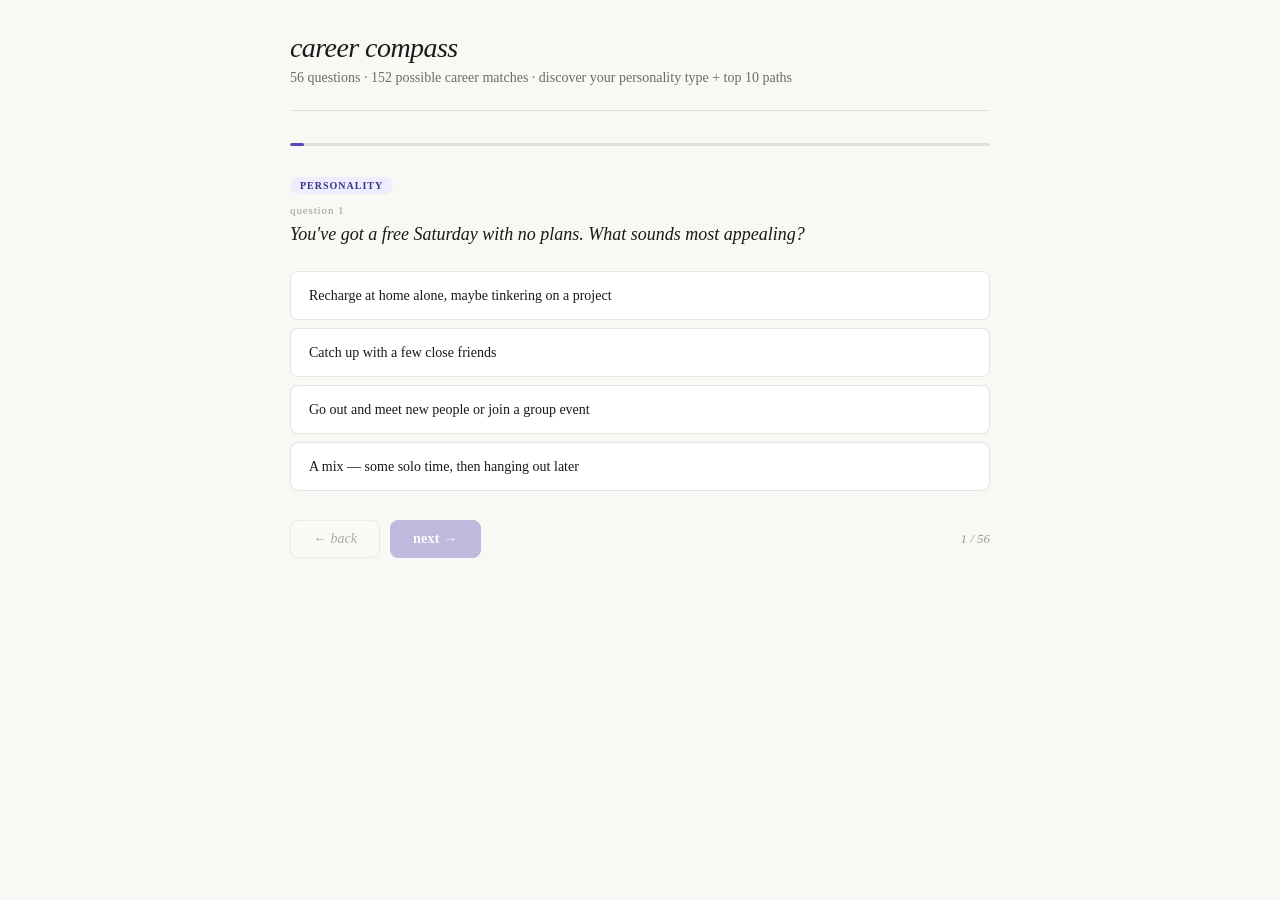
<file: career_test/index.html>
<!DOCTYPE html>
<html lang="en">
<head>
<meta charset="UTF-8">
<meta name="viewport" content="width=device-width, initial-scale=1.0">
<title>Career Compass — Personality & Career Test</title>
<link rel="stylesheet" href="styles.css">
</head>
<body>
<div id="app">

  <div class="header">
    <h1>career compass</h1>
    <!-- Subtitle is populated by JS once data loads so job count is always accurate -->
    <p class="sub" id="header-sub">loading…</p>
  </div>

  <!-- Loading state -->
  <div id="loading" style="padding:2rem 0;color:var(--color-text-tertiary);font-style:italic;font-size:14px">
    loading data…
  </div>

  <!-- Quiz -->
  <div id="quiz-section" style="display:none">
    <div class="progress-bar"><div class="progress-fill" id="prog" style="width:0%"></div></div>
    <div id="q-container"></div>
    <div class="nav">
      <button class="btn" id="back-btn" onclick="goBack()" disabled>&#8592; back</button>
      <button class="btn primary" id="next-btn" onclick="goNext()" disabled>next &#8594;</button>
      <span class="q-counter-text" id="q-counter">1 / ?</span>
    </div>
  </div>

  <!-- Results -->
  <div id="results"></div>

</div>

<script>
// ─────────────────────────────────────────────────────────────────────────────
//  DATA — loaded from JSON files at startup
// ─────────────────────────────────────────────────────────────────────────────
let QUESTIONS = [];
let JOBS      = [];
let FIELDS    = {};   // keyed by field.key for fast lookup

// ─────────────────────────────────────────────────────────────────────────────
//  QUIZ STATE
// ─────────────────────────────────────────────────────────────────────────────
let current = 0;
let answers = [];

// ─────────────────────────────────────────────────────────────────────────────
//  MBTI TYPE NAMES
// ─────────────────────────────────────────────────────────────────────────────
const MBTI_NAMES = {
  INTJ:"The Architect",  INTP:"The Logician",   ENTJ:"The Commander", ENTP:"The Debater",
  INFJ:"The Advocate",   INFP:"The Mediator",   ENFJ:"The Protagonist",ENFP:"The Campaigner",
  ISTJ:"The Inspector",  ISFJ:"The Protector",  ESTJ:"The Executive", ESFJ:"The Consul",
  ISTP:"The Virtuoso",   ISFP:"The Adventurer", ESTP:"The Entrepreneur",ESFP:"The Entertainer"
};

// ─────────────────────────────────────────────────────────────────────────────
//  STARTUP — fetch all data files in parallel
// ─────────────────────────────────────────────────────────────────────────────
async function init() {
  try {
    const [qData, cData, fData] = await Promise.all([
      fetch('questions.json').then(r => r.json()),
      fetch('careers.json').then(r => r.json()),
      fetch('fields.json').then(r => r.json()),
    ]);

    QUESTIONS = qData;
    JOBS      = cData;
    fData.forEach(f => { FIELDS[f.key] = f; });

    answers = new Array(QUESTIONS.length).fill(null);

    // Update header subtitle with live counts
    document.getElementById('header-sub').textContent =
      `${QUESTIONS.length} questions · ${JOBS.length} possible career matches · discover your personality type + top 10 paths`;

    document.getElementById('loading').style.display     = 'none';
    document.getElementById('quiz-section').style.display = 'block';

    render();
  } catch (err) {
    document.getElementById('loading').textContent =
      `Failed to load data: ${err.message}. Make sure all JSON files are in the same folder as index.html.`;
    console.error(err);
  }
}

// ─────────────────────────────────────────────────────────────────────────────
//  RENDER — draw the current question
// ─────────────────────────────────────────────────────────────────────────────
function render() {
  const q   = QUESTIONS[current];
  const pct = Math.round(((current + 1) / QUESTIONS.length) * 100);

  document.getElementById('prog').style.width = pct + '%';
  document.getElementById('q-counter').textContent = `${current + 1} / ${QUESTIONS.length}`;

  document.getElementById('q-container').innerHTML = `
    <span class="section-badge ${q.badge}">${q.label}</span>
    <div class="q-num">question ${current + 1}</div>
    <div class="q-text">${q.question}</div>
    <div class="options">
      ${q.responses.map((r, i) => `
        <button class="opt${answers[current] === i ? ' selected' : ''}" onclick="pick(${i})">
          ${r.text}
        </button>`).join('')}
    </div>
  `;

  document.getElementById('back-btn').disabled = current === 0;
  document.getElementById('next-btn').disabled = answers[current] === null;
  document.getElementById('next-btn').textContent =
    current === QUESTIONS.length - 1 ? 'see my results →' : 'next →';
}

function pick(i) {
  answers[current] = i;
  render();
}

function goNext() {
  if (answers[current] === null) return;
  if (current === QUESTIONS.length - 1) { showResults(); return; }
  current++;
  render();
}

function goBack() {
  if (current === 0) return;
  current--;
  render();
}

// ─────────────────────────────────────────────────────────────────────────────
//  DEV SHORTCUT — press X five times to auto-fill random answers and show results
// ─────────────────────────────────────────────────────────────────────────────
(function() {
  let xCount = 0, xTimer = null;
  document.addEventListener('keydown', e => {
    if (e.key !== 'x' && e.key !== 'X') return;
    xCount++;
    clearTimeout(xTimer);
    xTimer = setTimeout(() => { xCount = 0; }, 1500);
    if (xCount >= 5) {
      xCount = 0;
      clearTimeout(xTimer);
      // Fill every question with a random answer
      answers = QUESTIONS.map(q => Math.floor(Math.random() * q.responses.length));
      // Jump straight to results, skipping to end
      current = QUESTIONS.length - 1;
      showResults();
      showToast('🎲 random answers applied!');
    }
  });
})();

// ─────────────────────────────────────────────────────────────────────────────
//  SCORING — accumulate dimension scores from all answered questions
// ─────────────────────────────────────────────────────────────────────────────
function calcScores() {
  // Zero-initialise every known field key
  const s = {};
  Object.keys(FIELDS).forEach(k => { s[k] = 0; });
  // Also add any keys that might appear in question weights but not in fields.json
  QUESTIONS.forEach(q => {
    q.responses.forEach(r => {
      Object.keys(r.weights).forEach(k => { if (!(k in s)) s[k] = 0; });
    });
  });

  QUESTIONS.forEach((q, qi) => {
    const chosen = answers[qi];
    if (chosen === null) return;
    const weights = q.responses[chosen].weights;
    Object.entries(weights).forEach(([k, v]) => { s[k] = (s[k] || 0) + v; });
  });
  return s;
}

function getMBTI(s) {
  return (s.E >= s.I ? 'E' : 'I') +
         (s.S >= s.N ? 'S' : 'N') +
         (s.T >= s.F ? 'T' : 'F') +
         (s.J >= s.P ? 'J' : 'P');
}

// ─────────────────────────────────────────────────────────────────────────────
//  JOB SCORING — compute match score for a single job
//
//  Scoring architecture (driven by fields.json):
//    hard  dims  — large penalties for mismatch (lifestyle dealbreakers)
//    soft  dims  — smaller penalties, scaled by weight
//    mbti  dims  — bonus points for matching MBTI letter
//    tag   dims  — small interest-tag boost
//    school      — signed hard dim, handled separately because it can go negative
// ─────────────────────────────────────────────────────────────────────────────
function scoreJob(job, s, mbti) {
  let score = 0;

  function norm(val)       { return Math.min((val || 0) / 4, 5); }
  function normSchool(val) { return Math.max(-5, Math.min(5, (val || 0) / 4)); }

  // Soft dims
  const softKeys = Object.values(FIELDS).filter(f => f.type === 'soft');
  softKeys.forEach(f => {
    const uv   = norm(s[f.key]);
    const diff = Math.abs(uv - (job[f.key] || 0));
    score += Math.max(-2 * f.weight, (4 - diff * 1.2) * f.weight);
  });

  // Hard dims (excluding school, which is signed)
  const hardKeys = Object.values(FIELDS).filter(f => f.type === 'hard' && f.key !== 'school');
  hardKeys.forEach(f => {
    const uv   = norm(s[f.key]);
    const diff = uv - (job[f.key] || 0);
    score += Math.max(-6, (4 - Math.abs(diff) * f.weight));
  });

  // School — signed hard dim
  {
    const uv   = normSchool(s.school);
    const jv   = job.school || 0;
    const diff = Math.abs(uv - jv);
    const w    = (FIELDS.school || { weight: 3.0 }).weight;
    score += Math.max(-12, (4 - diff * 0.8) * w);
  }

  // MBTI bonus
  const mbtiKeys = Object.values(FIELDS).filter(f => f.type === 'mbti');
  mbtiKeys.forEach(f => {
    if (mbti.includes(f.key)) score += (job[f.key] || 0) * f.weight;
  });

  // Interest tag boosts — capped so a single dominant tag can't flood results with one field
  const tagKeys = Object.values(FIELDS).filter(f => f.type === 'tag' && f.weight > 0);
  let tagBoostTotal = 0;
  tagKeys.forEach(f => {
    if ((job.tags || []).includes(f.key)) {
      tagBoostTotal += Math.min((s[f.key] || 0) * f.weight, 4);
    }
  });
  score += Math.min(tagBoostTotal, 8); // total tag contribution capped at 8 pts

  return score;
}

// ─────────────────────────────────────────────────────────────────────────────
//  WHY THIS JOB — generates 1–3 plain-English reasons for a match
// ─────────────────────────────────────────────────────────────────────────────
function whyJob(job, s, mbti) {
  const reasons = [];
  if (s.money   >= 10 && job.money   >= 4) reasons.push("strong earning potential aligns with your priority on pay");
  if (s.impact  >= 8  && job.impact  >= 3) reasons.push("meaningful positive impact matches what you said matters to you");
  if (s.harm_ok <= 2  && job.harm_ok <= 1) reasons.push("low ethical concerns match your values");
  if (s.harm_ok >= 8  && job.harm_ok >= 3) reasons.push("you indicated comfort with ethically complex work, which this field involves");
  if (s.outdoors >= 8 && job.outdoors >= 3) reasons.push("physical and outdoor work matches your preference");
  if (s.outdoors <= 2 && job.outdoors <= 1) reasons.push("minimal outdoor/field requirements suit your preference for controlled environments");
  if (s.hours   >= 8  && job.hours   >= 3) reasons.push("you're comfortable with demanding hours, which is common in this role");
  if (s.hands   >= 8  && job.hands   >= 3) reasons.push("strong hands-on, physical component matches your working style");
  if (s.hands   <= 2  && job.hands   <= 1) reasons.push("abstract, non-physical work suits your style");
  if (s.creative >= 8 && job.creative >= 4) reasons.push("high need for novelty and original thinking matches this role's creative demands");
  if (s.creative <= 2 && job.creative <= 1) reasons.push("you prefer executing proven methods — this role rewards exactly that");
  if (s.cool    >= 6  && job.cool    >= 4) reasons.push("this is a job that genuinely impresses people — matches your preference for cool work");
  if (s.risk    >= 8  && job.risk    >= 3) reasons.push("you want cutting-edge, high-stakes work — this field delivers exactly that");
  if (s.risk    <= -4 && job.risk    <= -2) reasons.push("you want a stable, proven field — this role has decades of established practice");
  if (s.school  >= 8  && (job.school || 0) >= 3) reasons.push("you're open to advanced study — this field rewards deep academic specialization");
  if (s.school  <= -6 && (job.school || 0) <= -2) reasons.push("you want to get to work fast without years of school — this role fits that path");
  if (s.team    <= 2  && job.team    <= 1) reasons.push("largely independent work suits your preference for solo work");
  if (mbti.includes('N') && job.N >= 2) reasons.push("your MBTI intuitive type aligns with the big-picture thinking this role requires");
  if (mbti.includes('S') && job.S >= 2) reasons.push("your MBTI sensing type aligns with this role's focus on practical, concrete details");
  if (mbti.includes('T') && job.T >= 2) reasons.push("your MBTI thinking type suits this technically rigorous field");
  if (mbti.includes('I') && job.I >= 1) reasons.push("your introverted MBTI type fits the independent, focused work style this role rewards");
  if (mbti.includes('E') && job.E >= 1) reasons.push("your extroverted MBTI type fits the team-heavy, client-facing nature of this role");
  if (s.eng  >= 4 && (job.tags || []).includes('eng'))      reasons.push("your interest in engineering content lines up with this field");
  if (s.cs   >= 4 && (job.tags || []).includes('cs'))       reasons.push("your interest in computers and coding points here");
  if (s.trade >= 4 && (job.tags || []).includes('trade'))   reasons.push("your hands-on, trades-oriented interest is a strong fit");
  if (s.elec >= 4 && (job.tags || []).includes('elec'))     reasons.push("your interest in electronics and circuits matches this role");
  if (s.aero >= 4 && (job.tags || []).includes('aero'))     reasons.push("you showed strong interest in aerospace");
  if (s.embedded >= 4 && (job.tags || []).includes('embedded')) reasons.push("you expressed interest in low-level / embedded programming");
  if (reasons.length === 0) reasons.push("overall profile similarity across lifestyle and interest dimensions");
  return reasons.slice(0, 3).join("; ") + ".";
}

// ─────────────────────────────────────────────────────────────────────────────
//  BAR CHART — render the student's profile as horizontal bars
//
//  Which bars to show and how is driven by fields.json (bar_label, color, etc.)
//  Only fields with a bar_label are shown. Signed fields get a centre-line.
// ─────────────────────────────────────────────────────────────────────────────
function barChart(s) {
  // Ordered list of field keys to display in the chart
  const BAR_ORDER = ['outdoors','hands','school','risk','creative','impact','money'];

  function normUnsigned(val, max)  { return Math.max(0, Math.min(100, Math.round((val || 0) / max * 100))); }
  function normSigned(val, range)  { return Math.max(0, Math.min(100, Math.round(((val || 0) + range) / (range * 2) * 100))); }

  // Endpoint labels for each bar: [left meaning, right meaning]
  const ENDPOINT_LABELS = {
    outdoors: ['indoors / office', 'outdoors / field'],
    hands:    ['abstract / desk work', 'physical / hands-on'],
    school:   ['skip school, start now', 'long academic path'],
    risk:     ['stable & proven', 'cutting-edge & high-stakes'],
    creative: ['execute proven methods', 'invent & create'],
    impact:   ['not a priority', 'making a difference'],
    money:    ['not a priority', 'maximize earnings'],
  };

  const rows = BAR_ORDER.map(key => {
    const f = FIELDS[key];
    if (!f || !f.bar_label) return '';
    const pct = f.signed
      ? normSigned(s[key], f.bar_range || 20)
      : normUnsigned(s[key], f.bar_max || 20);
    const midline = f.signed
      ? `<div style="position:absolute;left:50%;top:0;width:100%;height:100%;pointer-events:none">
           <div style="position:absolute;left:50%;top:0;width:1px;height:100%;background:rgba(0,0,0,0.15)"></div>
         </div>`
      : '';
    const [leftLabel, rightLabel] = ENDPOINT_LABELS[key] || ['', ''];
    return `
      <div style="margin-bottom:1.1rem">
        <div style="font-size:11px;font-weight:600;letter-spacing:0.04em;text-transform:uppercase;color:var(--color-text-secondary);margin-bottom:4px">
          ${f.bar_label}
        </div>
        <div class="bar-track" style="position:relative">
          ${midline}
          <div class="bar-fill" style="width:${pct}%;background:${f.color}"></div>
        </div>
        <div style="display:flex;justify-content:space-between;align-items:flex-start;margin-top:3px">
          <span style="font-size:10px;color:#aaa;font-style:italic;max-width:38%;line-height:1.3">${leftLabel}</span>
          <span style="font-size:11px;font-weight:600;color:${f.color}">${pct}%</span>
          <span style="font-size:10px;color:#aaa;font-style:italic;max-width:38%;text-align:right;line-height:1.3">${rightLabel}</span>
        </div>
      </div>`;
  }).join('');

  return `<div class="bar-chart">${rows}</div>`;
}

// ─────────────────────────────────────────────────────────────────────────────
//  RESULTS STATE — kept in module scope so sendResults() can read it
// ─────────────────────────────────────────────────────────────────────────────
let _lastS         = null;
let _lastMbti      = null;
let _lastRanked    = null;
let _lastGlobalBest = null;

// ─────────────────────────────────────────────────────────────────────────────
//  RESULTS PAGE
// ─────────────────────────────────────────────────────────────────────────────
function showResults() {
  const s      = calcScores();
  const mbti   = getMBTI(s);
  const ranked = JOBS
    .map(j => ({ ...j, score: scoreJob(j, s, mbti) }))
    .sort((a, b) => b.score - a.score);

  // Global best score — used as the denominator for ALL % match values
  const globalBest = ranked[0].score;

  // Store for sendResults()
  _lastS          = s;
  _lastMbti       = mbti;
  _lastRanked     = ranked;
  _lastGlobalBest = globalBest;

  // Group jobs by field, keeping each field sorted by score desc
  const byField = {};
  ranked.forEach(j => {
    const key = j.field || 'Other';
    if (!byField[key]) byField[key] = { fclass: j.fclass, jobs: [] };
    byField[key].jobs.push(j);
  });

  // Sort fields by their top job's score (highest-match field first)
  const sortedFields = Object.entries(byField)
    .sort((a, b) => b[1].jobs[0].score - a[1].jobs[0].score);

  document.getElementById('quiz-section').style.display = 'none';
  const res = document.getElementById('results');
  res.style.display = 'block';

  res.innerHTML = `
    <h1>your results</h1>
    <p class="sub" style="margin-bottom:1.2rem">
      here's what your answers suggest — use these as starting points to explore, not final answers
    </p>

    <!-- Share buttons -->
    <div style="display:flex;gap:10px;flex-wrap:wrap;margin-bottom:1rem">
      <button onclick="exportImage('download')" style="flex:1;min-width:160px;padding:12px 18px;background:#534AB7;color:#fff;border:none;border-radius:10px;font-size:14px;font-family:inherit;font-weight:600;cursor:pointer;display:flex;align-items:center;justify-content:center;gap:8px">
        ⬇ download results
      </button>
      <button onclick="exportImage('copy')" style="flex:1;min-width:160px;padding:12px 18px;background:#f0eefc;color:#534AB7;border:1px solid #c9c3f5;border-radius:10px;font-size:14px;font-family:inherit;font-weight:600;cursor:pointer;display:flex;align-items:center;justify-content:center;gap:8px">
        📋 copy results
      </button>
    </div>

    <!-- Email capture (hidden — remove display:none to enable) -->
    <div id="email-card" style="display:none;background:#f7f6ff;border:1px solid #e0dcfb;border-radius:12px;padding:1.2rem 1.4rem;margin-bottom:1rem">
      <div style="font-size:15px;font-weight:600;color:#2d2b55;margin-bottom:4px">📬 get your results in your inbox</div>
      <div style="font-size:13px;color:var(--color-text-secondary);margin-bottom:1rem">
        We'll email you your personality type, profile chart, and top career matches so you can revisit them later.
      </div>
      <div style="display:flex;gap:8px;flex-wrap:wrap">
        <input id="email-input" type="email" placeholder="your@email.com"
          style="flex:1;min-width:180px;padding:8px 12px;border:1px solid #ccc;border-radius:8px;font-size:14px;font-family:inherit;outline:none"
          onkeydown="if(event.key==='Enter') sendResults()" />
        <button onclick="sendResults()"
          style="padding:8px 18px;background:#534AB7;color:#fff;border:none;border-radius:8px;font-size:14px;font-family:inherit;cursor:pointer;white-space:nowrap">
          send results →
        </button>
      </div>
      <div id="email-status" style="font-size:12px;margin-top:8px;min-height:16px"></div>
    </div>

    <div class="divider"></div>

    <div class="mbti-box">
      <div class="mbti-type">${mbti}</div>
      <div>
        <div class="mbti-label">your personality type</div>
        <div class="mbti-name">${MBTI_NAMES[mbti] || ''}</div>
      </div>
    </div>

    <p style="font-size:12px;font-style:italic;color:var(--color-text-tertiary);margin-bottom:0.8rem">
      what matters to you
    </p>
    ${barChart(s)}

    <div class="divider"></div>
    <p style="font-size:13px;font-weight:400;color:var(--color-text-secondary);margin-bottom:1rem;font-style:italic">
      your top 30 career matches out of ${JOBS.length} — sorted by best fit
    </p>

    ${ranked.slice(0, 30).map((j, i) => {
      const pct = Math.round((j.score / globalBest) * 100);
      const rankLabel = i === 0 ? '#1 — best match' : `#${i + 1}`;
      return `
      <div class="result-card" style="margin-bottom:0.6rem">
        <div style="display:flex;align-items:baseline;justify-content:space-between;margin-bottom:4px">
          <div class="job-rank">${rankLabel}</div>
          <div style="font-size:13px;font-weight:500;color:#534AB7;font-family:Georgia,serif">${pct}% match</div>
        </div>
        <div class="job-title">${j.title}</div>
        <span class="job-field ${j.fclass}">${j.field}</span>
        <div style="height:4px;background:#f0eefc;border-radius:2px;margin:6px 0 10px;overflow:hidden">
          <div style="height:100%;width:${pct}%;background:#534AB7;border-radius:2px"></div>
        </div>
        <div class="job-desc">${j.desc}</div>
        <div class="job-why">Why this fits you: ${whyJob(j, s, mbti)}</div>
      </div>`;
    }).join('')}

    <div class="divider"></div>
    <button class="btn" onclick="restart()">&#8592; start over</button>
  `;

  logResults(mbti, answers, ranked, globalBest);
  window.scrollTo({ top: 0, behavior: 'smooth' });
}

// ─────────────────────────────────────────────────────────────────────────────
//  ANALYTICS — fire-and-forget POST to Google Sheets webhook
//
//  Replace PASTE_YOUR_WEBHOOK_URL_HERE with your deployed Apps Script URL.
// ─────────────────────────────────────────────────────────────────────────────
const WEBHOOK_URL = 'PASTE_YOUR_WEBHOOK_URL_HERE';

function buildPayload(mbti, answers, ranked, globalBest, email) {
  const BAR_ORDER = ['outdoors','hands','school','risk','creative','impact','money'];
  const ENDPOINT_LABELS = {
    outdoors: ['indoors / office',      'outdoors / field'],
    hands:    ['abstract / desk work',  'physical / hands-on'],
    school:   ['skip school, start now','long academic path'],
    risk:     ['stable & proven',       'cutting-edge & high-stakes'],
    creative: ['execute proven methods','invent & create'],
    impact:   ['not a priority',        'making a difference'],
    money:    ['not a priority',        'maximize earnings'],
  };
  function normUnsigned(val, max)   { return Math.max(0, Math.min(100, Math.round((val || 0) / max * 100))); }
  function normSigned(val, range)   { return Math.max(0, Math.min(100, Math.round(((val || 0) + range) / (range * 2) * 100))); }

  const s = _lastS;
  const profile = BAR_ORDER.map(key => {
    const f = FIELDS[key];
    if (!f || !f.bar_label) return null;
    const pct = f.signed
      ? normSigned(s[key], f.bar_range || 20)
      : normUnsigned(s[key], f.bar_max || 20);
    const [leftLabel, rightLabel] = ENDPOINT_LABELS[key] || ['', ''];
    return { label: f.bar_label, pct, leftLabel, rightLabel, color: f.color };
  }).filter(Boolean);

  return {
    timestamp: Date.now(),
    email:     email || null,
    mbti,
    mbtiName:  MBTI_NAMES[mbti] || '',
    profile,
    answers: answers.map((chosen, qi) => {
      if (chosen === null) return null;
      return QUESTIONS[qi].responses[chosen].text;
    }),
    results: ranked.slice(0, 10).map(j => ({
      title:  j.title,
      field:  j.field || '',
      pct:    Math.round((j.score / globalBest) * 100),
      desc:   j.desc  || '',
      why:    whyJob(j, s, mbti),
    })),
  };
}

function logResults(mbti, answers, ranked, globalBest) {
  if (!WEBHOOK_URL || WEBHOOK_URL.includes('PASTE_YOUR')) return;
  fetch(WEBHOOK_URL, {
    method:  'POST',
    headers: { 'Content-Type': 'application/json' },
    body:    JSON.stringify(buildPayload(mbti, answers, ranked, globalBest, null)),
  }).catch(() => {});
}

async function sendResults() {
  const input  = document.getElementById('email-input');
  const status = document.getElementById('email-status');
  const email  = input.value.trim();

  if (!email || !email.includes('@')) {
    status.style.color = '#c0392b';
    status.textContent = 'please enter a valid email address.';
    return;
  }
  if (!WEBHOOK_URL || WEBHOOK_URL.includes('PASTE_YOUR')) {
    status.style.color = '#c0392b';
    status.textContent = 'webhook URL not configured yet.';
    return;
  }

  status.style.color = '#888';
  status.textContent = 'sending…';
  input.disabled = true;

  try {
    const payload = buildPayload(_lastMbti, answers, _lastRanked, _lastGlobalBest, email);
    payload.sendEmail = true; // tells Apps Script to send the email
    const res  = await fetch(WEBHOOK_URL, {
      method:  'POST',
      headers: { 'Content-Type': 'application/json' },
      body:    JSON.stringify(payload),
    });
    const json = await res.json();
    if (json.status === 'ok') {
      status.style.color = '#27ae60';
      status.textContent = '✓ results sent! check your inbox.';
      document.getElementById('email-card').style.border = '1px solid #a8e6c0';
    } else {
      throw new Error(json.message || 'unknown error');
    }
  } catch (err) {
    status.style.color = '#c0392b';
    status.textContent = `something went wrong: ${err.message}`;
    input.disabled = false;
  }
}

// ─────────────────────────────────────────────────────────────────────────────
//  TOAST
// ─────────────────────────────────────────────────────────────────────────────
function showToast(msg, isError = false) {
  const existing = document.getElementById('cc-toast');
  if (existing) existing.remove();
  const t = document.createElement('div');
  t.id = 'cc-toast';
  t.textContent = msg;
  Object.assign(t.style, {
    position:'fixed', bottom:'28px', left:'50%',
    transform:'translateX(-50%) translateY(20px)',
    background: isError ? '#c0392b' : '#2d2b55',
    color:'#fff', padding:'12px 22px', borderRadius:'10px',
    fontSize:'14px', fontFamily:'Georgia, serif',
    boxShadow:'0 4px 20px rgba(0,0,0,0.18)',
    opacity:'0', transition:'opacity 0.25s ease, transform 0.25s ease',
    zIndex:'9999', whiteSpace:'nowrap',
  });
  document.body.appendChild(t);
  requestAnimationFrame(() => {
    t.style.opacity   = '1';
    t.style.transform = 'translateX(-50%) translateY(0)';
  });
  setTimeout(() => {
    t.style.opacity   = '0';
    t.style.transform = 'translateX(-50%) translateY(10px)';
    setTimeout(() => t.remove(), 300);
  }, 2800);
}

// ─────────────────────────────────────────────────────────────────────────────
//  IMAGE EXPORT — canvas drawing of MBTI card, bar chart, top 3 careers
// ─────────────────────────────────────────────────────────────────────────────
function roundRect(ctx, x, y, w, h, r) {
  if (typeof r === 'number') r = {tl:r,tr:r,br:r,bl:r};
  ctx.beginPath();
  ctx.moveTo(x+(r.tl||0),y);
  ctx.lineTo(x+w-(r.tr||0),y);
  ctx.quadraticCurveTo(x+w,y,x+w,y+(r.tr||0));
  ctx.lineTo(x+w,y+h-(r.br||0));
  ctx.quadraticCurveTo(x+w,y+h,x+w-(r.br||0),y+h);
  ctx.lineTo(x+(r.bl||0),y+h);
  ctx.quadraticCurveTo(x,y+h,x,y+h-(r.bl||0));
  ctx.lineTo(x,y+(r.tl||0));
  ctx.quadraticCurveTo(x,y,x+(r.tl||0),y);
  ctx.closePath();
}

async function exportImage(mode) {
  const mbti       = _lastMbti;
  const s          = _lastS;
  const ranked     = _lastRanked;
  const globalBest = _lastGlobalBest;
  if (!mbti || !ranked) { showToast('no results to export yet', true); return; }

  const BAR_ORDER = ['outdoors','hands','school','risk','creative','impact','money'];
  const ENDPOINT_LABELS = {
    outdoors: ['indoors / office',       'outdoors / field'],
    hands:    ['abstract / desk work',   'physical / hands-on'],
    school:   ['skip school, start now', 'long academic path'],
    risk:     ['stable & proven',        'cutting-edge & high-stakes'],
    creative: ['execute proven methods', 'invent & create'],
    impact:   ['not a priority',         'making a difference'],
    money:    ['not a priority',         'maximize earnings'],
  };
  function normU(v,max)   { return Math.max(0,Math.min(1,(v||0)/max)); }
  function normS(v,range) { return Math.max(0,Math.min(1,((v||0)+range)/(range*2))); }

  // ── Helper: wrap text and return lines ──
  function wrapText(ctx, text, maxWidth) {
    const words = text.split(', ');
    const lines = [];
    let line = '';
    words.forEach(word => {
      const test = line ? line + ', ' + word : word;
      if (ctx.measureText(test).width > maxWidth && line) {
        lines.push(line);
        line = word;
      } else {
        line = test;
      }
    });
    if (line) lines.push(line);
    return lines;
  }

  const W=800, PAD=40, barH=36, barGap=10, SCALE=2;
  const numBars = BAR_ORDER.filter(k=>FIELDS[k]&&FIELDS[k].bar_label).length;
  const careerH = 108;

  // Pre-measure the "also consider" wrapped text so we know the canvas height
  const restTitles = ranked.slice(3,30).map(j=>j.title).join(', ');
  const measureCanvas = document.createElement('canvas');
  const mctx = measureCanvas.getContext('2d');
  mctx.font = '11px Georgia,serif';
  const restLines = wrapText(mctx, restTitles, W - PAD*2);
  const restBlockH = restLines.length > 0 ? 22 + restLines.length * 16 + 16 : 0;

  const H = 56          // header
           + 16         // gap
           + 96         // mbti card
           + 20         // gap
           + 14         // bar section label
           + numBars*(barH+barGap)
           + 16         // gap
           + 14         // careers section label
           + 3*careerH  // top 3 cards
           + 24         // gap before also-consider
           + restBlockH // wrapped career list
           + 36;        // footer

  const canvas = document.createElement('canvas');
  canvas.width  = W*SCALE;
  canvas.height = H*SCALE;
  const ctx = canvas.getContext('2d');
  ctx.scale(SCALE,SCALE);

  // ── Background ──
  ctx.fillStyle='#f4f3ff'; ctx.fillRect(0,0,W,H);

  // ── Header ──
  ctx.fillStyle='#534AB7'; ctx.fillRect(0,0,W,56);
  ctx.fillStyle='#fff';
  ctx.font='bold 18px Georgia,serif'; ctx.textAlign='left';
  ctx.fillText('career compass', PAD, 33);
  ctx.font='11px Georgia,serif';
  ctx.fillStyle='rgba(255,255,255,0.6)';
  ctx.fillText('your personalized results', PAD, 49);

  let y = 72;

  // ── MBTI card — full-width, horizontal layout ──
  const CARD_X = PAD, CARD_W = W - PAD*2, CARD_H = 96;
  ctx.fillStyle='#fff'; roundRect(ctx,CARD_X,y,CARD_W,CARD_H,14); ctx.fill();

  // Left accent bar
  ctx.fillStyle='#534AB7'; roundRect(ctx,CARD_X,y,6,CARD_H,{tl:14,bl:14,tr:0,br:0}); ctx.fill();

  // Measure MBTI letters at chosen size, then position divider after them
  ctx.font='bold 38px Georgia,serif';
  const mbtiTextW = ctx.measureText(mbti).width;
  const MBTI_X    = CARD_X + 22;
  const DIVIDER_X = MBTI_X + mbtiTextW + 20;

  // MBTI letters
  ctx.fillStyle='#534AB7'; ctx.textAlign='left';
  ctx.fillText(mbti, MBTI_X, y + 62);

  // Vertical divider
  ctx.fillStyle='#e0dcfb'; ctx.fillRect(DIVIDER_X, y+14, 1, CARD_H-28);

  // Right side content — label, name, pill
  const RIGHT_X = DIVIDER_X + 20;
  const RIGHT_W = CARD_X + CARD_W - RIGHT_X - 12;

  // "PERSONALITY TYPE" micro-label
  ctx.fillStyle='#aaa'; ctx.font='9px Georgia,serif'; ctx.textAlign='left';
  ctx.fillText('PERSONALITY TYPE', RIGHT_X, y+30);

  // Personality name — scale font down if it would overflow
  const mbtiName = MBTI_NAMES[mbti]||'';
  let nameSize = 19;
  ctx.font=`bold ${nameSize}px Georgia,serif`;
  while(ctx.measureText(mbtiName).width > RIGHT_W - 4 && nameSize > 11) {
    nameSize--;
    ctx.font=`bold ${nameSize}px Georgia,serif`;
  }
  ctx.fillStyle='#2d2b55'; ctx.fillText(mbtiName, RIGHT_X, y+58);

  // Small pill badge bottom-right of card
  const PILL_W=86, PILL_H=18;
  const PILL_X=CARD_X+CARD_W-PILL_W-10, PILL_Y=y+CARD_H-PILL_H-10;
  ctx.fillStyle='#f0eefc'; roundRect(ctx,PILL_X,PILL_Y,PILL_W,PILL_H,5); ctx.fill();
  ctx.fillStyle='#7c6fe0'; ctx.font='bold 8px Georgia,serif'; ctx.textAlign='center';
  ctx.fillText('CAREER COMPASS', PILL_X+PILL_W/2, PILL_Y+12);
  ctx.textAlign='left';

  y += CARD_H + 20;

  // ── Bar section label ──
  ctx.fillStyle='#aaa'; ctx.font='10px Georgia,serif';
  ctx.fillText('WHAT MATTERS TO YOU', PAD, y); y+=14;

  // ── Bars ──
  BAR_ORDER.forEach(key=>{
    const f=FIELDS[key]; if(!f||!f.bar_label) return;
    const pct=f.signed?normS(s[key],f.bar_range||20):normU(s[key],f.bar_max||20);
    const [lbl,rbl]=ENDPOINT_LABELS[key]||['',''];
    const tw=W-PAD*2;
    ctx.fillStyle='#555'; ctx.font='bold 10px Georgia,serif'; ctx.textAlign='left';
    ctx.fillText(f.bar_label.toUpperCase(),PAD,y+10);
    ctx.fillStyle='#e8e5fa'; roundRect(ctx,PAD,y+14,tw,10,5); ctx.fill();
    if(f.signed){ctx.fillStyle='rgba(0,0,0,0.12)'; ctx.fillRect(PAD+tw/2,y+14,1,10);}
    ctx.fillStyle=f.color||'#534AB7'; roundRect(ctx,PAD,y+14,Math.max(tw*pct,0),10,5); ctx.fill();
    ctx.fillStyle='#aaa'; ctx.font='9px Georgia,serif';
    ctx.textAlign='left';  ctx.fillText(lbl,PAD,y+36);
    ctx.textAlign='right'; ctx.fillText(rbl,W-PAD,y+36);
    ctx.textAlign='center'; ctx.fillStyle=f.color||'#534AB7'; ctx.font='bold 10px Georgia,serif';
    ctx.fillText(Math.round(pct*100)+'%',W/2,y+36); ctx.textAlign='left';
    y+=barH+barGap;
  });

  y+=8;

  // ── Top 3 careers label ──
  ctx.fillStyle='#aaa'; ctx.font='10px Georgia,serif';
  ctx.fillText('TOP 3 CAREER MATCHES', PAD, y); y+=14;

  // ── Top 3 cards ──
  ranked.slice(0,3).forEach((j,i)=>{
    const pct=Math.round((j.score/globalBest)*100);
    ctx.fillStyle='#fff'; roundRect(ctx,PAD,y,W-PAD*2,careerH-6,10); ctx.fill();

    // Rank badge
    ctx.fillStyle= i===0 ? '#534AB7' : '#e8e5fa';
    roundRect(ctx,PAD+12,y+12,i===0?90:52,18,5); ctx.fill();
    ctx.fillStyle= i===0 ? '#fff' : '#7c6fe0';
    ctx.font='bold 9px Georgia,serif'; ctx.textAlign='left';
    ctx.fillText(i===0?'#1 — best match':`#${i+1}`,PAD+18,y+25);

    ctx.fillStyle='#534AB7'; ctx.font='bold 11px Georgia,serif'; ctx.textAlign='right';
    ctx.fillText(pct+'% match',W-PAD-12,y+25); ctx.textAlign='left';

    ctx.fillStyle='#2d2b55'; ctx.font='bold 15px Georgia,serif';
    ctx.fillText(j.title,PAD+12,y+48);
    ctx.fillStyle='#7c6fe0'; ctx.font='10px Georgia,serif';
    ctx.fillText(j.field||'',PAD+12,y+62);

    const bw=W-PAD*2-24;
    ctx.fillStyle='#f0eefc'; roundRect(ctx,PAD+12,y+68,bw,5,3); ctx.fill();
    ctx.fillStyle='#534AB7'; roundRect(ctx,PAD+12,y+68,bw*(pct/100),5,3); ctx.fill();

    const desc=(j.desc||'').length>100?j.desc.slice(0,97)+'…':(j.desc||'');
    ctx.fillStyle='#777'; ctx.font='10px Georgia,serif';
    ctx.fillText(desc,PAD+12,y+90);
    y+=careerH;
  });

  y+=16;

  // ── Also consider — remaining 27 as wrapped comma list ──
  if (restLines.length > 0) {
    // Section divider line
    ctx.fillStyle='#e0dcfb'; ctx.fillRect(PAD,y,W-PAD*2,1); y+=14;

    ctx.fillStyle='#aaa'; ctx.font='10px Georgia,serif'; ctx.textAlign='left';
    ctx.fillText('ALSO CONSIDER', PAD, y); y+=16;

    ctx.fillStyle='#555'; ctx.font='11px Georgia,serif';
    restLines.forEach(line=>{
      ctx.fillText(line, PAD, y); y+=16;
    });
    y+=8;
  }

  // ── Footer ──
  ctx.fillStyle='#c0bcf0'; ctx.fillRect(PAD,y,W-PAD*2,1); y+=14;
  ctx.fillStyle='#bbb'; ctx.font='italic 10px Georgia,serif'; ctx.textAlign='center';
  ctx.fillText('use these as starting points to explore, not final answers.', W/2, y);

  // ── Export ──
  if(mode==='download'){
    const a=document.createElement('a');
    a.href=canvas.toDataURL('image/jpeg',0.92);
    a.download=`career-compass-${mbti}.jpg`;
    a.click();
    showToast('✓ image downloaded!');
  } else {
    try {
      canvas.toBlob(async blob=>{
        await navigator.clipboard.write([new ClipboardItem({'image/png':blob})]);
        showToast('✓ image copied to clipboard!');
      },'image/png');
    } catch(err) {
      showToast('clipboard copy failed — try downloading instead', true);
    }
  }
}

// ─────────────────────────────────────────────────────────────────────────────
//  RESTART
// ─────────────────────────────────────────────────────────────────────────────
function restart() {
  current = 0;
  answers = new Array(QUESTIONS.length).fill(null);
  document.getElementById('quiz-section').style.display = 'block';
  document.getElementById('results').style.display = 'none';
  render();
  window.scrollTo({ top: 0, behavior: 'smooth' });
}

// ─────────────────────────────────────────────────────────────────────────────
//  GO
// ─────────────────────────────────────────────────────────────────────────────
init();
</script>
</body>
</html>
</file>
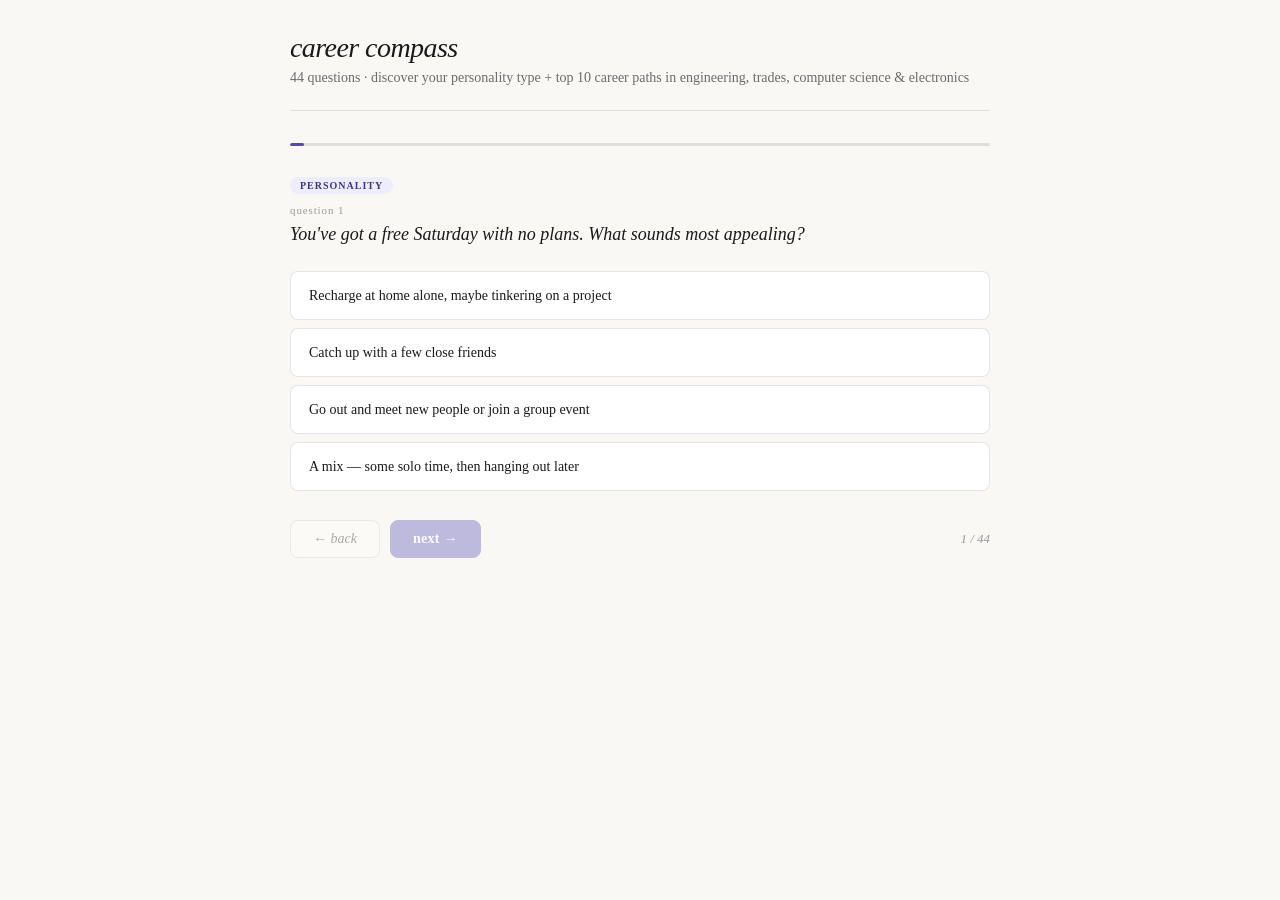
<file: career_personality_test.html>
<!DOCTYPE html>
<html lang="en">
<head>
<meta charset="UTF-8">
<meta name="viewport" content="width=device-width, initial-scale=1.0">
<title>Career Compass — Personality & Career Test</title>
<style>
*{box-sizing:border-box;margin:0;padding:0}
:root{
  --color-bg:#ffffff;
  --color-bg-secondary:#f5f4f0;
  --color-text-primary:#1a1a1a;
  --color-text-secondary:#6b6b6b;
  --color-text-tertiary:#9a9a9a;
  --color-border-light:rgba(0,0,0,0.1);
  --color-border-med:rgba(0,0,0,0.18);
  --color-accent:#534AB7;
  --color-accent-dark:#3C3489;
  --color-accent-bg:#EEEDFE;
  --color-accent-text:#26215C;
  --radius-md:8px;
  --radius-lg:12px;
}
body{
  font-family:'Georgia', serif;
  background:#f9f8f4;
  color:var(--color-text-primary);
  min-height:100vh;
  padding:2rem 1rem 4rem;
}
#app{max-width:700px;margin:0 auto}
.header{margin-bottom:2rem;padding-bottom:1.5rem;border-bottom:0.5px solid var(--color-border-light)}
h1{
  font-size:28px;
  font-weight:400;
  font-style:italic;
  color:var(--color-text-primary);
  margin-bottom:6px;
  letter-spacing:-0.02em;
}
.sub{font-size:14px;color:var(--color-text-secondary);font-family:'Georgia',serif;font-style:normal}
.progress-bar{height:3px;background:var(--color-border-light);border-radius:4px;margin-bottom:1.8rem;overflow:hidden}
.progress-fill{height:100%;background:var(--color-accent);border-radius:4px;transition:width 0.4s ease}
.section-badge{display:inline-block;font-size:10px;font-weight:700;letter-spacing:0.1em;text-transform:uppercase;padding:3px 10px;border-radius:20px;margin-bottom:10px;font-family:'Georgia',serif;font-style:normal}
.badge-mbti{background:#EEEDFE;color:#3C3489}
.badge-lifestyle{background:#E1F5EE;color:#085041}
.badge-content{background:#FAEEDA;color:#633806}
.q-num{font-size:11px;color:var(--color-text-tertiary);margin-bottom:5px;font-family:'Georgia',serif;letter-spacing:0.08em;font-style:normal}
.q-text{font-size:18px;font-weight:400;color:var(--color-text-primary);margin-bottom:1.4rem;line-height:1.55;font-style:italic}
.options{display:flex;flex-direction:column;gap:8px;margin-bottom:1.8rem}
.opt{
  padding:13px 18px;
  border:0.5px solid var(--color-border-light);
  border-radius:var(--radius-md);
  cursor:pointer;
  font-size:14px;
  color:var(--color-text-primary);
  background:#fff;
  transition:border-color 0.15s,background 0.15s;
  text-align:left;
  line-height:1.5;
  font-family:'Georgia',serif;
}
.opt:hover{border-color:var(--color-border-med);background:#fafaf7}
.opt.selected{border-color:var(--color-accent);background:var(--color-accent-bg);color:var(--color-accent-text)}
.nav{display:flex;gap:10px;align-items:center}
.btn{
  padding:10px 22px;
  border-radius:var(--radius-md);
  border:0.5px solid var(--color-border-med);
  background:#fff;
  color:var(--color-text-primary);
  font-size:14px;
  cursor:pointer;
  font-family:'Georgia',serif;
  font-style:italic;
}
.btn:hover{background:var(--color-bg-secondary)}
.btn.primary{background:var(--color-accent);border-color:var(--color-accent);color:#fff;font-style:normal;font-weight:700;letter-spacing:0.02em}
.btn.primary:hover{background:var(--color-accent-dark)}
.btn:disabled{opacity:0.35;cursor:not-allowed}
#results{display:none}
.result-card{
  background:#fff;
  border:0.5px solid var(--color-border-light);
  border-radius:var(--radius-lg);
  padding:1.4rem 1.5rem;
  margin-bottom:12px;
}
.job-rank{font-size:11px;font-weight:700;color:var(--color-text-tertiary);letter-spacing:0.1em;text-transform:uppercase;margin-bottom:4px;font-family:'Georgia',serif}
.job-title{font-size:20px;font-weight:400;font-style:italic;color:var(--color-text-primary);margin-bottom:6px}
.job-field{font-size:11px;font-weight:700;letter-spacing:0.06em;text-transform:uppercase;padding:3px 9px;border-radius:10px;display:inline-block;margin-bottom:10px}
.field-eng{background:#E6F1FB;color:#0C447C}
.field-trade{background:#FAEEDA;color:#633806}
.field-cs{background:#EAF3DE;color:#27500A}
.field-elec{background:#EEEDFE;color:#3C3489}
.job-why{font-size:13px;color:var(--color-text-secondary);line-height:1.7;font-family:'Georgia',serif}
.mbti-box{
  background:#fff;
  border:0.5px solid var(--color-border-light);
  border-radius:var(--radius-lg);
  padding:1.2rem 1.5rem;
  margin-bottom:1rem;
  display:flex;
  align-items:center;
  gap:1.5rem;
}
.mbti-type{font-size:42px;font-weight:400;font-style:italic;color:var(--color-accent);letter-spacing:0.06em}
.mbti-label{font-size:11px;font-weight:700;text-transform:uppercase;letter-spacing:0.1em;color:var(--color-text-tertiary);margin-bottom:2px}
.mbti-name{font-size:16px;font-style:italic;color:var(--color-text-secondary)}
.divider{height:0.5px;background:var(--color-border-light);margin:1.5rem 0}
.score-row{margin-bottom:1.2rem}
.bar-chart{display:flex;flex-direction:column;gap:10px;margin-bottom:1rem}
.bar-row{display:grid;grid-template-columns:110px 1fr 48px;align-items:center;gap:10px}
.bar-label{font-size:12px;color:var(--color-text-secondary);font-family:'Georgia',serif;font-style:italic;text-align:right}
.bar-track{height:14px;background:var(--color-bg-secondary);border-radius:7px;overflow:hidden;position:relative}
.bar-fill{height:100%;border-radius:7px;transition:width 0.6s ease}
.bar-pct{font-size:12px;color:var(--color-text-tertiary);font-family:'Georgia',serif;font-style:italic;min-width:36px}
.bar-center-line{position:absolute;left:50%;top:0;width:1px;height:100%;background:rgba(0,0,0,0.12)}
.job-desc{font-size:13px;color:var(--color-text-secondary);line-height:1.6;font-family:'Georgia',serif;font-style:italic;margin-bottom:8px;border-left:2px solid var(--color-border-light);padding-left:10px}
.q-counter-text{font-size:13px;color:var(--color-text-tertiary);margin-left:auto;font-family:'Georgia',serif;font-style:italic}
.section-intro{font-size:12px;color:var(--color-text-tertiary);font-style:italic;margin-bottom:1rem;padding:8px 12px;border-left:2px solid var(--color-border-light);line-height:1.5}
</style>
</head>
<body>
<div id="app">
  <div class="header">
    <h1>career compass</h1>
    <p class="sub">44 questions &middot; discover your personality type + top 10 career paths in engineering, trades, computer science &amp; electronics</p>
  </div>

  <div id="quiz-section">
    <div class="progress-bar"><div class="progress-fill" id="prog" style="width:3%"></div></div>
    <div id="q-container"></div>
    <div class="nav">
      <button class="btn" id="back-btn" onclick="goBack()" disabled>&#8592; back</button>
      <button class="btn primary" id="next-btn" onclick="goNext()" disabled>next</button>
      <span class="q-counter-text" id="q-counter">1 / 44</span>
    </div>
  </div>

  <div id="results"></div>
</div>

<script>
const questions=[
{section:"mbti",badge:"badge-mbti",label:"personality",q:"You've got a free Saturday with no plans. What sounds most appealing?",opts:["Recharge at home alone, maybe tinkering on a project","Catch up with a few close friends","Go out and meet new people or join a group event","A mix — some solo time, then hanging out later"],scores:[{E:-2},{E:-1},{E:2},{E:1}]},
{section:"mbti",badge:"badge-mbti",label:"personality",q:"When solving a problem, you tend to:",opts:["Focus on the facts and step-by-step details","Look for patterns and think about the bigger picture","Start with what feels right, then check the logic","Jump between approaches and see what sticks"],scores:[{S:2},{N:2},{F:1,N:1},{P:1}]},
{section:"mbti",badge:"badge-mbti",label:"personality",q:"Which describes how you make decisions?",opts:["I analyze the pros and cons logically","I go with my gut or what feels fair to people","I make a plan and commit to it","I keep options open until I have to decide"],scores:[{T:2},{F:2},{J:2},{P:2}]},
{section:"mbti",badge:"badge-mbti",label:"personality",q:"When starting a new project, you prefer to:",opts:["Have a clear plan with defined steps","Dive in and figure it out along the way","Understand how it fits the bigger picture first","Focus on the practical tools and resources needed"],scores:[{J:2,S:1},{P:2},{N:2},{S:2,J:1}]},
{section:"mbti",badge:"badge-mbti",label:"personality",q:"After a long day working with people, you feel:",opts:["Energized — I love being around people","Drained — I need quiet time to recover","Depends on the people, but usually okay","About the same as when I started"],scores:[{E:2},{I:2},{E:1},{I:1}]},
{section:"lifestyle",badge:"badge-lifestyle",label:"lifestyle",q:"When it comes to salary, how honest are you being with yourself?",opts:["Money is my top priority — I want to earn as much as possible","Money matters a lot, but it's not everything","I want to be comfortable, but I'd take less pay for work I love","I honestly don't care much about money"],scores:[{money:4},{money:3},{money:1},{money:0}]},
{section:"lifestyle",badge:"badge-lifestyle",label:"lifestyle",q:"Some jobs — like defense, oil, or finance — pay very well but may indirectly cause harm. How do you feel about that?",opts:["That doesn't bother me — it's part of how the world works","I could do it if the pay is exceptional","I'd feel uncomfortable and would rather avoid it","No way — I'd rather earn less doing something I believe in"],scores:[{harm_ok:4},{harm_ok:3},{harm_ok:1},{harm_ok:0}]},
{section:"lifestyle",badge:"badge-lifestyle",label:"lifestyle",q:"Making a concrete, positive impact on the world through your work is:",opts:["Essential — it's the whole point","Very important to me","Nice to have, but not a dealbreaker","Honestly not that high on my list"],scores:[{impact:4},{impact:3},{impact:1},{impact:0}]},
{section:"lifestyle",badge:"badge-lifestyle",label:"lifestyle",q:"Imagine two paths: Path A pays $120k but you sit at a desk all day. Path B pays $65k but you're out in the world working with your hands. Which do you lean toward?",opts:["Path A — the money is worth it","Leaning A, but I'd want some variety","Leaning B, even with less pay","Path B — I'd go crazy sitting at a desk"],scores:[{money:3,outdoors:-1},{money:2,outdoors:1},{outdoors:2,money:1},{outdoors:3,money:-1}]},
{section:"lifestyle",badge:"badge-lifestyle",label:"lifestyle",q:"How do you feel about working long or irregular hours?",opts:["Totally fine — I'll work whatever it takes","Okay sometimes, but I want a real life outside work","I prefer stable, predictable hours","Long hours are a dealbreaker for me"],scores:[{hours:4},{hours:2},{hours:1},{hours:0}]},
{section:"lifestyle",badge:"badge-lifestyle",label:"lifestyle",q:"What kind of work environment sounds most like you?",opts:["Outdoors or on a job site, doing physical work","In a workshop or lab — hands-on but controlled","Office-based, focusing on analysis or design","Flexible — some of each works for me"],scores:[{outdoors:4,hands:3},{hands:4,outdoors:1},{hands:0,outdoors:0},{hands:2,outdoors:2}]},
{section:"lifestyle",badge:"badge-lifestyle",label:"lifestyle",q:"Working alone vs. working with a team — what's your honest preference?",opts:["I do my best work completely solo","I prefer mostly solo with occasional collaboration","I like being part of a team but having my own tasks","The more collaboration the better"],scores:[{team:0,I:2},{team:1,I:1},{team:2,E:1},{team:3,E:2}]},
{section:"lifestyle",badge:"badge-lifestyle",label:"lifestyle",q:"Some jobs mean being away from home — on oil rigs, military deployments, or remote construction sites — for weeks or months. How do you feel about that?",opts:["That actually sounds exciting to me","I could handle it if the pay is worth it","I'd do it short-term but not long-term","That's not something I'm willing to do"],scores:[{travel:4,outdoors:2,hours:2},{travel:3,money:1},{travel:1},{travel:0}]},
{section:"lifestyle",badge:"badge-lifestyle",label:"lifestyle",q:"How important is job security and predictability to you?",opts:["Very important — I want stable, consistent work","Somewhat important, but I'd take some risk for more reward","I'm comfortable with uncertainty if the upside is high","I actually prefer environments that change a lot"],scores:[{J:2,risk:-1},{J:1},{P:1,risk:1},{P:2,risk:2}]},
{section:"lifestyle",badge:"badge-lifestyle",label:"lifestyle",q:"What would make you proudest when describing your job to someone?",opts:["The technical skill or precision involved","The positive impact it has on people or the planet","How well it pays or how competitive the field is","The creativity or originality of what I build"],scores:[{T:1,S:1},{impact:2,F:1},{money:1},{creative:2,N:1}]},
{section:"lifestyle",badge:"badge-lifestyle",label:"lifestyle",q:"How much schooling are you realistically willing to do after high school?",opts:["None or minimal — I want to start working as soon as possible","A trade program or certificate (1–2 years)","A bachelor's degree (4 years)","As much as it takes — I'm willing to go to grad school or beyond"],scores:[{school:-4},{school:-2},{school:2},{school:4}]},
{section:"lifestyle",badge:"badge-lifestyle",label:"lifestyle",q:"You're choosing between two jobs you'd be equally good at. Job A requires a master's degree; Job B requires a 6-month trade certification. Which feels more right for you?",opts:["Job A — I enjoy deep academic study and specialized knowledge","Job A — the advanced degree opens more doors and I'm willing to put in the time","Job B — I'd rather get certified and get to work","Job B — hands-on training fits how I learn best"],scores:[{school:4,N:1},{school:2},{school:-2},{school:-3,hands:1,S:1}]},
{section:"lifestyle",badge:"badge-lifestyle",label:"lifestyle",q:"How do you feel about the idea of spending years in a classroom studying theory before you can actually do the job?",opts:["I love it — deep theoretical understanding is what I'm after","It's worth it — I'll get through it to reach the career I want","It would be really hard for me — I prefer learning by doing","I'd never do that — I want to learn on the job, not in school"],scores:[{school:4,N:1},{school:2},{school:-1,hands:1},{school:-3,hands:2,S:1}]},
{section:"content",badge:"badge-content",label:"interest",q:"Which of these sounds most interesting to you?",opts:["Designing and building physical machines or structures","Writing code and building software systems","Installing, maintaining, or repairing equipment in the field","Understanding how and why materials behave the way they do"],scores:[{hands:2,eng:2},{cs:2},{hands:2,trade:2},{S:1,eng:1,mat:1}]},
{section:"content",badge:"badge-content",label:"interest",q:"Imagine you're in a robotics class and the robot isn't working. What role do you naturally take?",opts:["Debug the code — I want to find the logic error","Inspect the physical components — something must be loose or broken","Try both and figure out which layer the problem is in","Suggest a new approach and redesign the system"],scores:[{cs:2,T:1},{hands:2,S:1,trade:1},{T:1,S:1,eng:1},{N:2,creative:1,eng:1}]},
{section:"content",badge:"badge-content",label:"interest",q:"Which field sounds most exciting to you?",opts:["Aerospace — rockets, satellites, aircraft","Skilled trades — welding, woodworking, construction","Software & computers — apps, AI, systems programming","Electronics — circuits, microcontrollers, embedded devices"],scores:[{aero:3,eng:2,risk:2},{trade:3,hands:2,risk:-1},{cs:3,risk:1},{elec:3,hands:1}]},
{section:"content",badge:"badge-content",label:"interest",q:"Which end product would you be most proud to say you helped build?",opts:["A bridge, building, or vehicle that thousands of people use","An app or platform used by millions of people","A custom piece of furniture or metalwork structure you made by hand","An electronic device or circuit board powering something important"],scores:[{eng:2,impact:1,hands:1},{cs:2,impact:1},{trade:2,hands:3,creative:1},{elec:2,hands:1}]},
{section:"content",badge:"badge-content",label:"interest",q:"If you could shadow a professional for a week, who would you choose?",opts:["An aerospace engineer working on rockets or planes","A welder or electrician on a large construction site","A software engineer at a major tech company","A circuit design engineer working on new electronics"],scores:[{aero:3,eng:2,risk:2},{trade:3,hands:3,elec:1},{cs:3},{elec:3,eng:1}]},
{section:"content",badge:"badge-content",label:"interest",q:"Which subject in school sounds most interesting to you, honestly?",opts:["Math and physics — understanding how the universe works","Shop class — building and fixing things with your hands","Computer science — coding, algorithms, and logic","Electronics and circuits — how devices actually work"],scores:[{eng:2,N:1,school:2},{trade:3,hands:3,school:-2},{cs:3,school:1},{elec:3,school:1}]},
{section:"content",badge:"badge-content",label:"interest",q:"You have to pick a college-level subject to study for a year. You pick:",opts:["Structural engineering and physics","Computer science and algorithms","Electrical circuits and signal processing","Wood/metal shop and fabrication techniques"],scores:[{eng:3,S:1,school:2},{cs:3,N:1,school:1},{elec:3,T:1,school:1},{trade:3,hands:2,school:-1}]},
{section:"content",badge:"badge-content",label:"interest",q:"What sounds most exciting about working in the tech or engineering world?",opts:["Pushing what's physically possible — extreme engineering","The cutting edge — AI, crypto, drone swarms, laser weapons","The craft and mastery — becoming truly excellent at a skilled trade","The logic and elegance — writing clean, efficient code"],scores:[{eng:2,aero:1,risk:2},{cs:2,risk:4,N:2},{trade:3,S:2,hands:2,risk:-2},{cs:2,T:2}]},
{section:"content",badge:"badge-content",label:"interest",q:"How do you feel about working with dangerous materials or in physically risky environments — heights, high voltage, heavy machinery?",opts:["Doesn't bother me — it's part of the job","A little nervous but I'd adapt","I'd prefer to stay away from physical risk","That kind of environment actually appeals to me"],scores:[{harm_ok:2,outdoors:1,risk:1},{outdoors:1},{outdoors:-1,risk:-2},{outdoors:3,harm_ok:3,risk:3}]},
{section:"content",badge:"badge-content",label:"interest",q:"When you imagine your ideal workday, which sounds more satisfying?",opts:["Solving a problem nobody has solved before — inventing something new","Executing a well-defined task with skill and precision","A mix — mostly proven methods, but with room to improve","Following established steps to get a reliable, repeatable result"],scores:[{creative:4,N:2,risk:1},{creative:0,S:2},{creative:2},{creative:-1,S:2,J:1,risk:-1}]},
{section:"content",badge:"badge-content",label:"interest",q:"Which type of problem do you find most satisfying to solve?",opts:["An optimization problem — make the system faster, cheaper, or more efficient","A human problem — help people communicate, connect, or thrive","A physical problem — fix or build something tangible","A design problem — make something both beautiful and functional"],scores:[{T:2,S:1,eng:1},{F:1,impact:1,cs:1},{hands:2,trade:2},{creative:2,N:1,eng:1}]},
{section:"content",badge:"badge-content",label:"interest",q:"The idea of working outdoors — on job sites, oil fields, or in the elements — sounds:",opts:["Awesome — I'd love being out of an office","Okay, as long as I'm doing meaningful work","Tolerable if necessary","Like something I'd actively try to avoid"],scores:[{outdoors:4,risk:1},{outdoors:2},{outdoors:1},{outdoors:-1,risk:-1}]},
{section:"content",badge:"badge-content",label:"interest",q:"Low-level, embedded, or systems programming — writing code close to hardware like operating systems or firmware — sounds:",opts:["Fascinating — I love the idea of being close to the metal","Interesting, but I'd rather do higher-level apps or web","Confusing to me — I'd rather work with physical hardware","Not really my thing at all"],scores:[{embedded:3,elec:1,cs:2,T:1},{cs:2},{hands:2,trade:1,elec:1},{elec:-1}]},
{section:"content",badge:"badge-content",label:"interest",q:"Which best describes the type of legacy you'd want your work to leave?",opts:["I built something that lasted — a structure, a machine, a system","I helped make the world cleaner, safer, or more just","I made something people love using every day","I mastered a craft and passed it on"],scores:[{eng:2,S:1,J:1},{impact:3,F:1},{creative:2,cs:1},{trade:2,S:1,school:-1}]},
{section:"content",badge:"badge-content",label:"interest",q:"Which statement describes you best?",opts:["I'm most energized when I'm building or fixing physical things","I like the idea of designing systems and solving abstract problems","I want to understand how something works at the deepest level possible","I care most about who my work helps — people or planet"],scores:[{hands:3,trade:2,S:2},{T:2,N:1,eng:1},{T:2,N:2,cs:1,school:2},{impact:3,F:2}]},
{section:"content",badge:"badge-content",label:"interest",q:"How important is it to you that your job involves coming up with genuinely new ideas — designs, methods, or solutions that haven't been done before?",opts:["Essential — I want to invent and create, not just execute","Pretty important — I want real creative input, even if not every day","Somewhat — I like occasional novelty but don't need it constantly","Not important — I'd rather master a proven craft than reinvent things"],scores:[{creative:4,N:2,risk:1},{creative:3,N:1},{creative:1},{creative:-1,S:2,risk:-1}]},
{section:"content",badge:"badge-content",label:"interest",q:"How important is it to you that strangers find your job impressive or exciting?",opts:["Very important — I want people to think my job is cool","Somewhat — it'd be nice but it's not a requirement","Not really — I care more about what the work actually is","Totally unimportant — I don't care what anyone thinks"],scores:[{cool:4},{cool:2},{cool:1},{cool:0}]},
{section:"content",badge:"badge-content",label:"interest",q:"If you had to introduce your job to someone you just met, which would YOU want to say?",opts:["I work on laser weapons systems for the military","I'm a plumber — best job security in the world","I'm a software engineer at a tech company","I do building inspections and code compliance"],scores:[{cool:4,harm_ok:2,risk:3},{cool:0,risk:-2},{cool:2,risk:1},{cool:1,risk:-1}]},
{section:"content",badge:"badge-content",label:"interest",q:"How do you feel about a career field that changes so fast you'd need to keep learning new things every year just to stay relevant?",opts:["That's exciting — I love being on the frontier of what's new","That's fine — I enjoy learning as fields evolve","That sounds exhausting — I'd rather master one thing deeply","That's a dealbreaker — I want skills that stay valuable for decades"],scores:[{risk:4,N:2,P:1},{risk:2},{risk:0,S:1},{risk:-3,S:2,J:2}]},
{section:"content",badge:"badge-content",label:"interest",q:"Which scenario sounds most like you at your best?",opts:["Reverse-engineering a piece of military hardware no one has cracked before","Perfectly rebuilding a classic car engine from scratch","Optimizing a machine learning model to set a new benchmark","Designing a building that becomes a city landmark"],scores:[{risk:4,cs:1,harm_ok:2,eng:1},{trade:3,hands:4,S:2,risk:-1},{cs:3,risk:3,N:2},{eng:2,creative:4,risk:0}]},
{section:"content",badge:"badge-content",label:"interest",q:"Realistically, how much do you enjoy sitting down and reading a textbook or studying complex theory?",opts:["I genuinely love it — deep theoretical knowledge is what I'm after","I can handle it — I'll do the studying to reach the career I want","It's not my favorite, but I can push through","I strongly dislike it — I learn by doing, not by reading"],scores:[{school:4,N:2,T:1},{school:2},{school:-1},{school:-3,S:2,hands:1}]},
{section:"content",badge:"badge-content",label:"interest",q:"If money weren't a factor, which path would you genuinely choose?",opts:["A PhD in a cutting-edge research field like quantum computing or materials science","A four-year engineering degree followed by a real-world industry job","A two-year trade program that gets you working fast and earning quickly","Self-taught and freelance — no formal credentials at all"],scores:[{school:5,N:3,risk:2,cs:1,eng:1},{school:2,eng:2},{school:-2,trade:2,hands:2},{school:-3,creative:2,P:2}]},
{section:"content",badge:"badge-content",label:"interest",q:"Which part of building a robot sounds most appealing to you?",opts:["Programming its AI — making it think and decide on its own","Wiring the electronics — connecting sensors, motors, and control boards","Machining and assembling the physical frame and mechanical parts","Designing the whole system architecture from concept to prototype"],scores:[{cs:3,N:2,risk:2},{elec:3,hands:2},{trade:2,hands:3,S:2},{eng:3,N:2,creative:2}]},
{section:"content",badge:"badge-content",label:"interest",q:"How do you feel about the idea that your work might directly affect whether people live or die — like designing aircraft safety systems or medical devices?",opts:["That sense of responsibility is exactly what I want","It's serious but I'm up for it — high stakes motivate me","I'd rather work on things where the consequences are lower","That level of pressure would be too stressful for me"],scores:[{impact:3,harm_ok:1,risk:2,J:1},{impact:2,risk:1},{risk:-1},{risk:-2,harm_ok:-1}]},
{section:"content",badge:"badge-content",label:"interest",q:"Which describes how you feel about working in a field that has been around for 100 years versus one that barely exists yet?",opts:["I'd rather be in a proven field — mastery and stability matter more than novelty","I like fields that are mature but still evolving at a comfortable pace","I want to be in a field that didn't exist 5 years ago — frontier or bust","I actively want to create the field myself — pure research or startup territory"],scores:[{risk:-3,S:2,J:2},{risk:-1},{risk:3,N:2},{risk:4,N:3,creative:2,school:2}]},
{section:"content",badge:"badge-content",label:"interest",q:"Finally — if you could only pick ONE of these words to describe your ideal career, which would it be?",opts:["Builder","Solver","Creator","Protector"],scores:[{hands:2,trade:2,S:1},{T:2,cs:1,eng:1},{creative:3,N:2},{impact:3,F:2,harm_ok:-1}]}
];

const JOBS=[
{id:"aerospace_eng",title:"Aerospace Engineer",field:"Engineering",fclass:"field-eng",desc:"You design planes, rockets, and satellites — figuring out how to make machines fly fast, high, and safely through the sky or even into space.",money:4,impact:2,harm_ok:2,outdoors:1,hours:3,hands:1,team:2,creative:3,cool:4 ,risk:2,I:0,E:0,S:1,N:2,T:2,F:0,J:2,P:1,school:4,tags:["eng","aero"]},
{id:"mechanical_eng",title:"Mechanical Engineer",field:"Engineering",fclass:"field-eng",desc:"You design and build the physical parts of machines — engines, gears, pumps — making sure they work efficiently and don't break down.",money:3,impact:2,harm_ok:2,outdoors:1,hours:2,hands:3,team:2,creative:2,cool:2 ,risk:1,I:0,E:0,S:2,N:1,T:2,F:0,J:2,P:0,school:2,tags:["eng"]},
{id:"nuclear_eng",title:"Nuclear Engineer",field:"Engineering",fclass:"field-eng",desc:"You work with nuclear reactions to generate energy or design medical equipment, following very strict safety rules because the stakes are extremely high.",money:5,impact:2,harm_ok:4,outdoors:1,hours:3,hands:1,team:1,creative:1,cool:4 ,risk:1,I:1,E:0,S:2,N:2,T:3,F:0,J:2,P:0,school:5,tags:["eng"]},
{id:"automotive_eng",title:"Automotive Engineer",field:"Engineering",fclass:"field-eng",desc:"You design and improve cars — from the engine and brakes to the software that makes them run — making vehicles safer, faster, and more efficient.",money:3,impact:2,harm_ok:2,outdoors:1,hours:2,hands:3,team:2,creative:2,cool:2 ,risk:2,I:0,E:0,S:3,N:1,T:2,F:0,J:2,P:1,school:2,tags:["eng"]},
{id:"materials_eng",title:"Materials Scientist",field:"Engineering",fclass:"field-eng",desc:"You study and invent new materials — like stronger metals, lighter plastics, or heat-resistant ceramics — that other engineers use to build better products.",money:3,impact:2,harm_ok:2,outdoors:0,hours:2,hands:2,team:1,creative:2,cool:2 ,risk:3,I:2,E:0,S:2,N:2,T:3,F:0,J:2,P:1,school:4,tags:["eng","mat"]},
{id:"petroleum_eng",title:"Petroleum Engineer",field:"Engineering",fclass:"field-eng",desc:"You design the equipment and methods used to pull oil and gas out of the ground, often working on rigs in remote locations for weeks at a time.",money:5,impact:0,harm_ok:4,outdoors:4,hours:4,hands:3,team:2,creative:1,cool:2 ,risk:0,I:0,E:1,S:2,N:1,T:2,F:0,J:2,P:1,school:2,tags:["eng","travel"]},
{id:"military_eng",title:"Military / Defense Engineer",field:"Engineering",fclass:"field-eng",desc:"You design weapons, vehicles, and systems for the military — like armor, radar, or drones — knowing your work will be used in real-world conflicts.",money:4,impact:1,harm_ok:4,outdoors:2,hours:3,hands:2,team:3,creative:2,cool:4 ,risk:3,I:0,E:0,S:2,N:2,T:3,F:0,J:3,P:0,school:2,tags:["eng"]},
{id:"civil_eng",title:"Civil / Structural Engineer",field:"Engineering",fclass:"field-eng",desc:"You design bridges, roads, dams, and buildings — making sure the structures people rely on every day are safe and built to last.",money:3,impact:3,harm_ok:1,outdoors:3,hours:2,hands:2,team:2,creative:2,cool:1 ,risk:1,I:0,E:0,S:2,N:1,T:2,F:1,J:2,P:1,school:2,tags:["eng"]},
{id:"biomedical_eng",title:"Biomedical Engineer",field:"Engineering",fclass:"field-eng",desc:"You design medical devices — like prosthetic limbs, MRI machines, or pacemakers — that help doctors treat patients and save lives.",money:3,impact:5,harm_ok:0,outdoors:0,hours:2,hands:2,team:2,creative:3,cool:3 ,risk:3,I:1,E:0,S:1,N:3,T:2,F:2,J:2,P:1,school:4,tags:["eng"]},
{id:"env_eng",title:"Environmental Engineer",field:"Engineering",fclass:"field-eng",desc:"You design systems that clean up pollution, treat drinking water, and protect ecosystems — making sure human activity doesn't permanently damage the planet.",money:2,impact:5,harm_ok:0,outdoors:3,hours:2,hands:2,team:2,creative:2,cool:1 ,risk:2,I:0,E:1,S:2,N:2,T:2,F:2,J:2,P:1,school:3,tags:["eng"]},
{id:"chem_eng",title:"Chemical Engineer",field:"Engineering",fclass:"field-eng",desc:"You design the large industrial processes that turn raw chemicals into useful products — like fuel, medicine, or food — on a massive scale.",money:4,impact:2,harm_ok:3,outdoors:1,hours:3,hands:2,team:2,creative:2,cool:1 ,risk:1,I:1,E:0,S:2,N:2,T:3,F:0,J:2,P:1,school:4,tags:["eng"]},
{id:"toy_designer",title:"Toy / Consumer Product Designer",field:"Engineering",fclass:"field-eng",desc:"You invent and design the toys, gadgets, and everyday products that end up on store shelves — blending creativity with engineering to make things people love.",money:2,impact:1,harm_ok:0,outdoors:0,hours:2,hands:3,team:3,creative:5,cool:2 ,risk:2,I:0,E:2,S:2,N:2,T:1,F:2,J:1,P:2,school:2,tags:["eng","creative"]},
{id:"industrial_designer",title:"Industrial Designer",field:"Engineering",fclass:"field-eng",desc:"You design how manufactured products look and feel — chairs, phones, appliances — making sure they're both beautiful and actually comfortable to use.",money:3,impact:2,harm_ok:1,outdoors:0,hours:2,hands:3,team:2,creative:5,cool:2 ,risk:2,I:1,E:0,S:2,N:2,T:1,F:1,J:1,P:2,school:2,tags:["eng","creative"]},
{id:"robotics_eng",title:"Robotics Engineer",field:"Engineering",fclass:"field-eng",desc:"You build robots — programming their movements, designing their bodies, and connecting their sensors — for use in factories, hospitals, or even on Mars.",money:4,impact:3,harm_ok:2,outdoors:1,hours:3,hands:3,team:2,creative:4,cool:4 ,risk:4,I:1,E:0,S:1,N:3,T:3,F:0,J:2,P:2,school:2,tags:["eng","cs","elec"]},
{id:"manufacturing_eng",title:"Manufacturing Engineer",field:"Engineering",fclass:"field-eng",desc:"You design the factory floor — figuring out the fastest, safest, and cheapest way to build products at large scale using machines and assembly lines.",money:3,impact:2,harm_ok:2,outdoors:1,hours:2,hands:3,team:3,creative:1,cool:0 ,risk:1,I:0,E:1,S:3,N:0,T:2,F:0,J:3,P:0,school:2,tags:["eng"]},
{id:"architect",title:"Architect",field:"Engineering",fclass:"field-eng",desc:"You design buildings — homes, schools, skyscrapers — deciding how they look, how space is used inside, and making sure they're safe and beautiful.",money:3,impact:3,harm_ok:0,outdoors:1,hours:3,hands:2,team:2,creative:5,cool:3 ,risk:2,I:1,E:0,S:1,N:3,T:1,F:2,J:2,P:1,school:3,tags:["eng","creative"]},
{id:"urban_planner",title:"Urban Planner",field:"Engineering",fclass:"field-eng",desc:"You design entire cities and neighborhoods — deciding where parks, roads, and buildings should go to make communities livable, fair, and efficient.",money:2,impact:4,harm_ok:0,outdoors:2,hours:2,hands:0,team:3,creative:2,cool:1 ,risk:1,I:0,E:2,S:1,N:3,T:1,F:3,J:2,P:1,school:2,tags:["eng"]},
{id:"drone_eng",title:"Drone / UAV Engineer",field:"Engineering",fclass:"field-eng",desc:"You design and build unmanned flying vehicles — from delivery drones to military surveillance aircraft — combining aeronautics, electronics, and software.",money:3,impact:2,harm_ok:3,outdoors:3,hours:2,hands:3,team:2,creative:3,cool:4 ,risk:4,I:1,E:0,S:1,N:3,T:2,F:0,J:2,P:2,school:2,tags:["eng","aero","elec"]},
{id:"field_service_eng",title:"Field Service Engineer",field:"Engineering",fclass:"field-eng",desc:"You travel to customer locations to install, maintain, and repair complex equipment — like industrial machines or medical devices — wherever they're needed.",money:3,impact:2,harm_ok:1,outdoors:3,hours:3,hands:3,team:3,creative:1,cool:1 ,risk:1,I:0,E:2,S:2,N:1,T:2,F:1,J:2,P:1,school:-1,tags:["eng","travel"]},
{id:"acoustic_eng",title:"Acoustic Engineer",field:"Engineering",fclass:"field-eng",desc:"You control how sound behaves — designing concert halls so music sounds perfect, or making submarines quieter so they can't be detected by sonar.",money:3,impact:2,harm_ok:0,outdoors:0,hours:2,hands:1,team:1,creative:3,cool:2 ,risk:2,I:2,E:0,S:1,N:3,T:3,F:1,J:2,P:1,school:2,tags:["eng"]},
{id:"welder",title:"Welder",field:"Trade",fclass:"field-trade",desc:"You use extreme heat to fuse metal pieces together, building everything from skyscraper frames to ship hulls — it's skilled physical work that pays well.",money:3,impact:1,harm_ok:2,outdoors:3,hours:2,hands:5,team:1,creative:1,cool:1 ,risk:0,I:1,E:0,S:3,N:0,T:1,F:0,J:2,P:1,school:-4,tags:["trade"]},
{id:"carpenter",title:"Carpenter / Woodworker",field:"Trade",fclass:"field-trade",desc:"You cut, shape, and build things from wood — from house frames and cabinets to custom furniture — using both hand tools and power tools.",money:2,impact:1,harm_ok:0,outdoors:2,hours:2,hands:5,team:1,creative:3,cool:1 ,risk:0,I:1,E:0,S:3,N:1,T:1,F:1,J:2,P:1,school:-4,tags:["trade"]},
{id:"mason",title:"Stone Mason / Bricklayer",field:"Trade",fclass:"field-trade",desc:"You lay bricks, stone, and concrete to build walls, floors, and structures — it's physically intense outdoor work that creates things built to last centuries.",money:2,impact:1,harm_ok:0,outdoors:4,hours:3,hands:5,team:1,creative:1,cool:0 ,risk:0,I:1,E:0,S:3,N:0,T:1,F:0,J:3,P:0,school:-4,tags:["trade"]},
{id:"hvac",title:"HVAC Technician",field:"Trade",fclass:"field-trade",desc:"You install and repair heating, ventilation, and air conditioning systems — keeping homes, hospitals, and offices at a comfortable temperature year-round.",money:4,impact:1,harm_ok:0,outdoors:3,hours:2,hands:5,team:1,creative:1,cool:0 ,risk:1,I:1,E:0,S:3,N:0,T:2,F:0,J:2,P:1,school:-4,tags:["trade"]},
{id:"electrician",title:"Electrician",field:"Trade",fclass:"field-trade",desc:"You install and repair the electrical wiring in buildings — making sure power flows safely to every outlet, light, and appliance without starting a fire.",money:4,impact:1,harm_ok:1,outdoors:3,hours:2,hands:5,team:1,creative:1,cool:1 ,risk:1,I:1,E:0,S:3,N:0,T:2,F:0,J:2,P:1,school:-4,tags:["trade","elec"]},
{id:"plumber",title:"Plumber",field:"Trade",fclass:"field-trade",desc:"You install and fix the pipes that carry water and gas through buildings — from fixing a leaky faucet to installing an entire plumbing system in a new home.",money:4,impact:1,harm_ok:0,outdoors:2,hours:2,hands:5,team:1,creative:0,cool:0 ,risk:0,I:1,E:0,S:3,N:0,T:1,F:0,J:2,P:1,school:-4,tags:["trade"]},
{id:"ironworker",title:"Ironworker / Structural Steel",field:"Trade",fclass:"field-trade",desc:"You connect the giant steel beams that form the skeleton of skyscrapers and bridges — often working hundreds of feet in the air on narrow beams.",money:4,impact:1,harm_ok:2,outdoors:5,hours:3,hands:5,team:2,creative:0,cool:2 ,risk:0,I:0,E:1,S:3,N:0,T:1,F:0,J:2,P:1,school:-4,tags:["trade","travel"]},
{id:"heavy_equip",title:"Heavy Equipment Operator",field:"Trade",fclass:"field-trade",desc:"You operate giant machines — bulldozers, cranes, and excavators — to move earth, lift steel, and build the physical foundation of roads and buildings.",money:4,impact:1,harm_ok:2,outdoors:5,hours:4,hands:4,team:1,creative:0,cool:1 ,risk:0,I:1,E:0,S:3,N:0,T:1,F:0,J:2,P:1,school:-4,tags:["trade"]},
{id:"pipefitter",title:"Pipefitter",field:"Trade",fclass:"field-trade",desc:"You install and maintain the complex pipe systems in industrial plants and refineries — this is high-skill, high-pay work often done in remote or rugged locations.",money:4,impact:1,harm_ok:2,outdoors:4,hours:4,hands:5,team:2,creative:0,cool:0 ,risk:0,I:0,E:1,S:3,N:0,T:1,F:0,J:2,P:1,school:-4,tags:["trade","travel"]},
{id:"construction_mgr",title:"Construction Manager",field:"Trade",fclass:"field-trade",desc:"You run a construction site — coordinating workers, managing schedules and budgets, and solving problems to make sure a building gets done right and on time.",money:4,impact:2,harm_ok:1,outdoors:3,hours:3,hands:2,team:5,creative:2,cool:1 ,risk:0,I:0,E:3,S:3,N:1,T:2,F:1,J:3,P:0,school:-1,tags:["trade"]},
{id:"machinist",title:"Machinist / CNC Operator",field:"Trade",fclass:"field-trade",desc:"You use precision cutting machines to shape metal parts to exact measurements — making components for engines, aircraft, or surgical tools with zero room for error.",money:3,impact:1,harm_ok:1,outdoors:0,hours:2,hands:5,team:1,creative:2,cool:1 ,risk:1,I:2,E:0,S:3,N:0,T:2,F:0,J:3,P:0,school:-4,tags:["trade"]},
{id:"auto_mechanic",title:"Auto Mechanic",field:"Trade",fclass:"field-trade",desc:"You diagnose and repair car problems — from engine failures to brake jobs — using a combination of technical knowledge, specialty tools, and hands-on skill.",money:3,impact:1,harm_ok:0,outdoors:1,hours:2,hands:5,team:1,creative:1,cool:1 ,risk:1,I:1,E:0,S:3,N:0,T:2,F:0,J:2,P:1,school:-4,tags:["trade"]},
{id:"boilermaker",title:"Boilermaker",field:"Trade",fclass:"field-trade",desc:"You build and repair the massive tanks, boilers, and pressure vessels used in power plants and factories — it's tough, well-paid work in industrial environments.",money:4,impact:1,harm_ok:2,outdoors:3,hours:4,hands:5,team:2,creative:0,cool:1 ,risk:0,I:0,E:1,S:3,N:0,T:1,F:0,J:2,P:1,school:-4,tags:["trade","travel"]},
{id:"wind_tech",title:"Wind Turbine Technician",field:"Trade",fclass:"field-trade",desc:"You climb inside and on top of 300-foot wind turbines to maintain and repair them — physically demanding work with a real positive impact on clean energy.",money:3,impact:4,harm_ok:0,outdoors:5,hours:3,hands:5,team:1,creative:1,cool:2 ,risk:2,I:1,E:0,S:3,N:1,T:1,F:1,J:2,P:1,school:-4,tags:["trade","travel"]},
{id:"solar_installer",title:"Solar Panel Installer",field:"Trade",fclass:"field-trade",desc:"You mount and wire solar panels on rooftops and in fields, helping homes and businesses generate their own clean electricity from sunlight.",money:2,impact:4,harm_ok:0,outdoors:5,hours:2,hands:5,team:2,creative:0,cool:1 ,risk:2,I:0,E:1,S:3,N:0,T:1,F:1,J:2,P:1,school:-4,tags:["trade"]},
{id:"marine_tech",title:"Marine Mechanic / Technician",field:"Trade",fclass:"field-trade",desc:"You repair and maintain boat engines and marine systems — working in boatyards or aboard vessels, keeping everything running on the water.",money:3,impact:1,harm_ok:0,outdoors:4,hours:2,hands:5,team:1,creative:1,cool:2 ,risk:1,I:1,E:0,S:3,N:0,T:2,F:0,J:2,P:1,school:-4,tags:["trade","travel"]},
{id:"software_eng",title:"Software Engineer",field:"Computer Science",fclass:"field-cs",desc:"You write the code that runs apps, websites, and operating systems — spending most of your day at a computer thinking through complex logic problems.",money:5,impact:2,harm_ok:1,outdoors:0,hours:3,hands:0,team:2,creative:3,cool:2 ,risk:3,I:1,E:0,S:0,N:3,T:3,F:0,J:2,P:2,school:2,tags:["cs"]},
{id:"web_dev",title:"Web Developer",field:"Computer Science",fclass:"field-cs",desc:"You build websites and web apps — coding the buttons, layouts, and features that users interact with whenever they open a browser.",money:4,impact:2,harm_ok:0,outdoors:0,hours:2,hands:0,team:2,creative:3,cool:1 ,risk:2,I:1,E:0,S:1,N:2,T:2,F:1,J:1,P:2,school:2,tags:["cs","creative"]},
{id:"embedded_prog",title:"Embedded Systems Programmer",field:"Computer Science",fclass:"field-cs",desc:"You write the tiny, efficient programs that run inside physical devices — like the code controlling a car's brakes or a pacemaker's heartbeat — where bugs can be dangerous.",money:4,impact:2,harm_ok:1,outdoors:0,hours:3,hands:0,team:1,creative:2,cool:1 ,risk:1,I:3,E:0,S:1,N:2,T:4,F:0,J:2,P:1,school:2,tags:["cs","elec","embedded"]},
{id:"systems_prog",title:"Low-Level / Systems Programmer",field:"Computer Science",fclass:"field-cs",desc:"You write software extremely close to the hardware — like operating systems or compilers — working in highly technical code that most programmers never touch.",money:4,impact:1,harm_ok:1,outdoors:0,hours:3,hands:0,team:1,creative:2,cool:1 ,risk:1,I:3,E:0,S:1,N:2,T:4,F:0,J:2,P:1,school:3,tags:["cs","embedded"]},
{id:"game_dev",title:"Game Developer",field:"Computer Science",fclass:"field-cs",desc:"You build video games — coding the physics, AI, and graphics engines that make virtual worlds feel alive and fun to play in.",money:3,impact:1,harm_ok:1,outdoors:0,hours:4,hands:0,team:2,creative:5,cool:3 ,risk:3,I:1,E:0,S:0,N:3,T:2,F:1,J:1,P:3,school:2,tags:["cs","creative"]},
{id:"cybersec",title:"Cybersecurity Engineer",field:"Computer Science",fclass:"field-cs",desc:"You protect computer systems from hackers — finding and patching vulnerabilities before criminals can exploit them to steal data or shut down critical services.",money:5,impact:3,harm_ok:2,outdoors:0,hours:3,hands:0,team:1,creative:3,cool:3 ,risk:3,I:2,E:0,S:1,N:3,T:4,F:0,J:2,P:2,school:2,tags:["cs"]},
{id:"data_scientist",title:"Data Scientist",field:"Computer Science",fclass:"field-cs",desc:"You analyze massive datasets to find hidden patterns — helping companies understand their customers, predict the future, or make better decisions.",money:5,impact:2,harm_ok:1,outdoors:0,hours:2,hands:0,team:2,creative:3,cool:2 ,risk:3,I:2,E:0,S:0,N:4,T:4,F:0,J:2,P:1,school:2,tags:["cs"]},
{id:"ai_ml",title:"AI / Machine Learning Engineer",field:"Computer Science",fclass:"field-cs",desc:"You build the systems that allow computers to learn from data and make decisions on their own — the technology behind self-driving cars, voice assistants, and medical diagnosis.",money:5,impact:3,harm_ok:1,outdoors:0,hours:3,hands:0,team:2,creative:4,cool:4 ,risk:5,I:2,E:0,S:0,N:4,T:4,F:0,J:2,P:2,school:4,tags:["cs"]},
{id:"devops",title:"DevOps / Cloud Engineer",field:"Computer Science",fclass:"field-cs",desc:"You build the automated pipelines and cloud infrastructure that let software teams deploy new code reliably and keep apps running 24/7 without crashing.",money:5,impact:1,harm_ok:1,outdoors:0,hours:3,hands:0,team:2,creative:1,cool:0 ,risk:2,I:1,E:0,S:2,N:2,T:3,F:0,J:3,P:1,school:2,tags:["cs"]},
{id:"mobile_dev",title:"Mobile App Developer",field:"Computer Science",fclass:"field-cs",desc:"You build apps for smartphones and tablets — creating the software people use on their phones every day, from social media to fitness trackers.",money:4,impact:2,harm_ok:0,outdoors:0,hours:2,hands:0,team:2,creative:3,cool:1 ,risk:2,I:1,E:0,S:1,N:2,T:2,F:1,J:1,P:2,school:2,tags:["cs","creative"]},
{id:"circuit_design",title:"Circuit Design Engineer",field:"Electrical",fclass:"field-elec",desc:"You design the electronic circuits inside devices — planning how electricity flows through a chip or board to make a product do exactly what it's supposed to.",money:4,impact:2,harm_ok:1,outdoors:0,hours:2,hands:1,team:1,creative:3,cool:1 ,risk:2,I:2,E:0,S:2,N:1,T:4,F:0,J:3,P:0,school:2,tags:["elec"]},
{id:"pcb_designer",title:"PCB Designer",field:"Electrical",fclass:"field-elec",desc:"You lay out the printed circuit boards inside every electronic device — planning exactly where each component goes so the board fits, works, and can be manufactured.",money:3,impact:1,harm_ok:0,outdoors:0,hours:2,hands:1,team:1,creative:2,cool:0 ,risk:1,I:2,E:0,S:3,N:1,T:3,F:0,J:3,P:0,school:2,tags:["elec"]},
{id:"elec_product",title:"Electrical Product Designer",field:"Electrical",fclass:"field-elec",desc:"You design the whole electrical system inside a new product — from the battery to the user interface — making sure everything works together elegantly.",money:3,impact:2,harm_ok:0,outdoors:0,hours:2,hands:2,team:2,creative:4,cool:2 ,risk:2,I:1,E:0,S:2,N:2,T:2,F:1,J:2,P:1,school:2,tags:["elec","creative"]},
{id:"controls_eng",title:"Controls / Automation Engineer",field:"Electrical",fclass:"field-elec",desc:"You program the systems that make machines run automatically — like the robots in a car factory or the autopilot on an airplane.",money:4,impact:2,harm_ok:1,outdoors:1,hours:3,hands:2,team:2,creative:2,cool:2 ,risk:2,I:1,E:0,S:2,N:2,T:3,F:0,J:3,P:0,school:2,tags:["elec","eng"]},
{id:"power_eng",title:"Power Systems Engineer",field:"Electrical",fclass:"field-elec",desc:"You design and manage electrical grids — the massive systems that generate and distribute electricity to cities, making sure the power never goes out.",money:4,impact:3,harm_ok:2,outdoors:1,hours:3,hands:1,team:2,creative:1,cool:1 ,risk:1,I:1,E:0,S:2,N:2,T:3,F:1,J:2,P:1,school:2,tags:["elec","eng"]},
{id:"rf_eng",title:"RF / Communications Engineer",field:"Electrical",fclass:"field-elec",desc:"You design the wireless communication systems that transmit signals — working on everything from cell towers and satellites to military radar.",money:4,impact:2,harm_ok:2,outdoors:0,hours:2,hands:1,team:1,creative:2,cool:2 ,risk:2,I:2,E:0,S:1,N:3,T:4,F:0,J:2,P:1,school:2,tags:["elec"]},
{id:"instrumentation",title:"Instrumentation Technician",field:"Electrical",fclass:"field-elec",desc:"You install and calibrate the sensors and measuring devices in factories, power plants, and oil refineries that keep industrial processes safe and precise.",money:3,impact:2,harm_ok:1,outdoors:3,hours:3,hands:4,team:1,creative:1,cool:0 ,risk:1,I:1,E:0,S:3,N:0,T:2,F:0,J:2,P:1,school:-2,tags:["elec","trade"]},
{id:"mechatronics",title:"Mechatronics Engineer",field:"Electrical",fclass:"field-elec",desc:"You combine mechanical, electrical, and software engineering to build smart machines — like robotic arms, automated vehicles, or intelligent manufacturing equipment.",money:4,impact:3,harm_ok:1,outdoors:1,hours:3,hands:3,team:2,creative:4,cool:3 ,risk:4,I:1,E:0,S:1,N:3,T:3,F:0,J:2,P:2,school:2,tags:["elec","eng","cs"]},
{id:"iot_dev",title:"IoT / Connected Devices Developer",field:"Electrical",fclass:"field-elec",desc:"You build the software and hardware for smart devices — like connected thermostats, smartwatches, or industrial sensors — that talk to each other over the internet.",money:4,impact:2,harm_ok:0,outdoors:1,hours:2,hands:1,team:2,creative:3,cool:2 ,risk:3,I:1,E:0,S:1,N:3,T:2,F:1,J:2,P:2,school:2,tags:["elec","cs","embedded"]},
{id:"forensic_eng",title:"Forensic Engineer",field:"Engineering",fclass:"field-eng",desc:"You're a detective for broken things — investigating why bridges collapsed, planes crashed, or products failed in order to prevent the same disaster from happening again.",money:4,impact:3,harm_ok:1,outdoors:3,hours:2,hands:2,team:2,creative:3,cool:3 ,risk:1,I:1,E:0,S:2,N:3,T:3,F:1,J:2,P:2,school:3,tags:["eng"]},
{id:"cryogenics_tech",title:"Cryogenics Technician",field:"Engineering",fclass:"field-eng",desc:"You work with materials cooled to nearly absolute zero (-270°C) — maintaining superconducting magnets for MRI machines, particle accelerators, and rocket fuel systems.",money:4,impact:2,harm_ok:1,outdoors:1,hours:3,hands:4,team:1,creative:2,cool:3 ,risk:3,I:2,E:0,S:2,N:2,T:3,F:0,J:3,P:0,school:4,tags:["eng","elec"]},
{id:"explosives_eng",title:"Explosives Engineer / Blaster",field:"Trade",fclass:"field-trade",desc:"You plan and execute controlled explosions — demolishing buildings, clearing rock in mines, or opening tunnels — using precise math and licensed expertise to make big things go boom safely.",money:4,impact:1,harm_ok:4,outdoors:5,hours:3,hands:4,team:2,creative:2,cool:5 ,risk:1,I:0,E:1,S:3,N:1,T:2,F:0,J:3,P:0,school:-3,tags:["trade","eng"]},
{id:"animatronics_eng",title:"Animatronics Engineer",field:"Engineering",fclass:"field-eng",desc:"You build the mechanical creatures for movies and theme parks — combining robotics, electronics, and sculpture to make dragons, dinosaurs, and alien creatures move and breathe.",money:3,impact:2,harm_ok:0,outdoors:1,hours:3,hands:5,team:3,creative:5,cool:4 ,risk:3,I:1,E:1,S:2,N:3,T:2,F:2,J:2,P:2,school:2,tags:["eng","elec","creative"]},
{id:"underwater_welder",title:"Underwater Welder / Commercial Diver",field:"Trade",fclass:"field-trade",desc:"You weld and repair metal structures underwater — like oil pipelines and ship hulls — working in one of the most physically demanding and well-paid trades in existence.",money:5,impact:1,harm_ok:4,outdoors:5,hours:4,hands:5,team:1,creative:1,cool:5 ,risk:0,I:1,E:0,S:3,N:0,T:1,F:0,J:2,P:1,school:-4,tags:["trade","travel"]},
{id:"subsea_cable_eng",title:"Subsea Cable Engineer",field:"Engineering",fclass:"field-eng",desc:"You design and repair the massive fiber-optic cables that run along the ocean floor, carrying most of the world's internet traffic between continents — working on specialized ships in the open ocean.",money:4,impact:3,harm_ok:1,outdoors:4,hours:3,hands:3,team:2,creative:2,cool:3 ,risk:2,I:1,E:0,S:2,N:2,T:2,F:1,J:2,P:1,school:2,tags:["eng","elec","travel"]},
{id:"ndt_tech",title:"NDT Technician (Nondestructive Testing)",field:"Trade",fclass:"field-trade",desc:"You're a doctor for infrastructure — using X-rays, ultrasound, and thermal cameras to find cracks and defects inside bridges, aircraft, and nuclear reactors without ever cutting into them.",money:3,impact:3,harm_ok:1,outdoors:3,hours:2,hands:4,team:1,creative:2,cool:2 ,risk:2,I:1,E:0,S:3,N:1,T:2,F:1,J:2,P:1,school:-2,tags:["trade","eng","elec"]},
{id:"human_factors_eng",title:"Human Factors Engineer",field:"Engineering",fclass:"field-eng",desc:"You study how humans interact with tools and machines, then redesign cockpits, surgical equipment, and interfaces to reduce mistakes and make things feel natural to use.",money:3,impact:4,harm_ok:0,outdoors:1,hours:2,hands:2,team:3,creative:4,cool:2 ,risk:2,I:1,E:1,S:1,N:3,T:2,F:3,J:2,P:1,school:3,tags:["eng","creative"]},
{id:"packaging_eng",title:"Packaging Engineer",field:"Engineering",fclass:"field-eng",desc:"You engineer the containers and boxes that protect products during shipping — making sure a delicate surgical laser arrives intact after traveling across the world, using sustainable materials.",money:3,impact:2,harm_ok:1,outdoors:1,hours:2,hands:2,team:2,creative:3,cool:0 ,risk:1,I:1,E:0,S:2,N:2,T:2,F:1,J:2,P:1,school:2,tags:["eng"]},
{id:"bas_eng",title:"Building Automation Systems Engineer",field:"Electrical",fclass:"field-elec",desc:"You program the 'brain' of large buildings — making the HVAC, lighting, and security systems in skyscrapers and hospitals all talk to each other automatically to save energy.",money:3,impact:2,harm_ok:0,outdoors:1,hours:2,hands:2,team:2,creative:3,cool:1 ,risk:2,I:1,E:0,S:2,N:2,T:3,F:0,J:2,P:1,school:2,tags:["elec","cs","eng"]},
{id:"elevator_mech",title:"Elevator & Escalator Mechanic",field:"Trade",fclass:"field-trade",desc:"You install and maintain the complex high-voltage mechanical and software systems inside elevators — one of the most technical and highest-paid hidden trades, with job security as long as buildings exist.",money:4,impact:1,harm_ok:1,outdoors:1,hours:2,hands:5,team:1,creative:1,cool:1 ,risk:1,I:1,E:0,S:3,N:1,T:2,F:0,J:2,P:1,school:-3,tags:["trade","elec"]},
{id:"geotech_eng",title:"Geotechnical Engineer",field:"Engineering",fclass:"field-eng",desc:"You study soil and rock behavior to make sure massive structures don't sink or collapse — if a civil engineer designs the bridge, you design the relationship between the bridge and the ground.",money:3,impact:3,harm_ok:1,outdoors:3,hours:2,hands:2,team:2,creative:2,cool:1 ,risk:1,I:1,E:0,S:2,N:2,T:3,F:1,J:2,P:1,school:2,tags:["eng"]},
{id:"avionics_tech",title:"Avionics Technician",field:"Electrical",fclass:"field-elec",desc:"You install and repair the navigation, radar, and communication electronics inside aircraft — in 2025, this includes the high-tech systems for autonomous drones and electric air taxis.",money:4,impact:2,harm_ok:1,outdoors:2,hours:2,hands:5,team:1,creative:2,cool:3 ,risk:3,I:1,E:0,S:3,N:1,T:2,F:0,J:2,P:1,school:-2,tags:["elec","trade","aero"]},
{id:"nuclear_operator",title:"Nuclear Reactor Operator",field:"Trade",fclass:"field-trade",desc:"You monitor and control the nuclear fission process inside a power plant — a trade-school career that requires years of simulation training and earns a six-figure salary without a four-year degree.",money:5,impact:2,harm_ok:3,outdoors:0,hours:3,hands:3,team:2,creative:1,cool:4 ,risk:1,I:1,E:0,S:3,N:1,T:2,F:0,J:3,P:0,school:-3,tags:["trade","eng"]},
{id:"flavor_eng",title:"Flavor & Fragrance Engineer",field:"Engineering",fclass:"field-eng",desc:"You design the industrial systems that create consistent tastes and smells at massive scale — understanding the chemistry of scents and the engineering of giant chemical reactors to make food and perfume.",money:3,impact:1,harm_ok:1,outdoors:0,hours:2,hands:2,team:2,creative:4,cool:2 ,risk:2,I:1,E:0,S:2,N:2,T:2,F:1,J:2,P:2,school:3,tags:["eng"]},
{id:"auto_security_eng",title:"Automotive Security Engineer",field:"Computer Science",fclass:"field-cs",desc:"You hack cars for a living — legally testing whether someone could remotely disable a vehicle's brakes, unlock its doors, or spoof its GPS through the software running inside modern vehicles.",money:4,impact:3,harm_ok:1,outdoors:0,hours:3,hands:1,team:2,creative:4,cool:4 ,risk:4,I:2,E:0,S:1,N:3,T:4,F:0,J:2,P:2,school:2,tags:["cs","elec","embedded"]},
{id:"ics_scada_sec",title:"ICS/SCADA Security Engineer",field:"Computer Science",fclass:"field-cs",desc:"You protect the computer systems that control power grids, water plants, and gas pipelines — if a hacker attacked these systems, cities could go dark or water could be poisoned.",money:5,impact:4,harm_ok:1,outdoors:0,hours:3,hands:0,team:2,creative:3,cool:3 ,risk:3,I:2,E:0,S:1,N:3,T:4,F:1,J:2,P:2,school:3,tags:["cs","elec"]},
{id:"pentest_physical",title:"Physical Penetration Tester",field:"Computer Science",fclass:"field-cs",desc:"Companies hire you to break into their own buildings — using lock picks, disguises, and social engineering to test whether their physical security can actually keep bad guys out.",money:4,impact:3,harm_ok:2,outdoors:3,hours:3,hands:3,team:2,creative:4,cool:5 ,risk:3,I:1,E:2,S:2,N:3,T:2,F:1,J:1,P:3,school:1,tags:["cs"]},
{id:"medical_device_sec",title:"Medical Device Security Specialist",field:"Computer Science",fclass:"field-cs",desc:"You hack pacemakers and insulin pumps — legally — to find security flaws before criminals do, protecting patients from attackers who could interfere with life-saving equipment wirelessly.",money:4,impact:5,harm_ok:0,outdoors:0,hours:3,hands:1,team:2,creative:3,cool:4 ,risk:4,I:2,E:0,S:1,N:3,T:3,F:2,J:2,P:2,school:3,tags:["cs","elec"]},
{id:"firmware_reverse",title:"Firmware Reverse Engineer",field:"Computer Science",fclass:"field-cs",desc:"You take apart the permanent code burned into hardware — routers, smart fridges, military equipment — to find hidden backdoors and vulnerabilities that normal software security would never find.",money:5,impact:3,harm_ok:2,outdoors:0,hours:3,hands:1,team:1,creative:4,cool:3 ,risk:3,I:3,E:0,S:1,N:3,T:4,F:0,J:2,P:2,school:3,tags:["cs","elec","embedded"]},
{id:"satellite_sec",title:"Satellite & Aerospace Security Engineer",field:"Computer Science",fclass:"field-cs",desc:"You simulate attacks on satellites and the ground stations that control them — finding ways an attacker might hijack a spacecraft's orbit or intercept its high-frequency data transmissions.",money:5,impact:3,harm_ok:2,outdoors:0,hours:3,hands:0,team:2,creative:4,cool:5 ,risk:4,I:2,E:0,S:0,N:4,T:4,F:0,J:2,P:2,school:4,tags:["cs","elec","aero"]},
{id:"social_eng_redteam",title:"Red Team Social Engineer",field:"Computer Science",fclass:"field-cs",desc:"You use psychology instead of code — calling employees and tricking them into revealing passwords, or leaving fake infected USB drives in parking lots, to test whether a company's people are its weakest security link.",money:4,impact:2,harm_ok:2,outdoors:2,hours:3,hands:1,team:2,creative:4,cool:4 ,risk:2,I:0,E:3,S:2,N:3,T:2,F:2,J:1,P:3,school:1,tags:["cs"]},
{id:"hardware_trojan",title:"Hardware Trojan Hunter",field:"Computer Science",fclass:"field-cs",desc:"You use electron microscopes and X-rays to inspect microchips at the microscopic level, searching for tiny malicious circuits secretly inserted during manufacturing that could compromise military or government hardware.",money:4,impact:4,harm_ok:1,outdoors:0,hours:3,hands:2,team:1,creative:3,cool:4 ,risk:4,I:2,E:0,S:2,N:3,T:4,F:1,J:3,P:1,school:4,tags:["cs","elec"]},
{id:"bug_bounty",title:"Bug Bounty Hunter",field:"Computer Science",fclass:"field-cs",desc:"You legally hack companies like Apple, Google, and Tesla in your own time — if you find a real vulnerability before criminals do, the company pays you a 'bounty' that can range from $500 to $100,000.",money:4,impact:3,harm_ok:1,outdoors:0,hours:3,hands:0,team:1,creative:4,cool:4 ,risk:3,I:2,E:0,S:0,N:4,T:4,F:0,J:1,P:4,school:1,tags:["cs"]},
{id:"drone_swarm",title:"Drone Swarm Coordinator",field:"Engineering",fclass:"field-eng",desc:"You control hundreds of drones simultaneously using AI software — assigning group goals while the drones communicate with each other to avoid collisions and complete missions autonomously.",money:4,impact:2,harm_ok:3,outdoors:3,hours:3,hands:2,team:2,creative:4,cool:5 ,risk:5,I:1,E:1,S:1,N:4,T:3,F:0,J:2,P:2,school:2,tags:["eng","cs","aero"]},
{id:"cuas_eng",title:"Counter-UAS Systems Engineer",field:"Engineering",fclass:"field-eng",desc:"You design systems that detect, track, and disable enemy drones — combining radar, thermal imaging, and electronic warfare jamming technology to protect airspace from drone threats.",money:4,impact:3,harm_ok:3,outdoors:2,hours:3,hands:2,team:2,creative:3,cool:5 ,risk:5,I:1,E:0,S:2,N:3,T:3,F:0,J:2,P:2,school:2,tags:["eng","elec","aero"]},
{id:"loitering_munitions",title:"Loitering Munitions Technician",field:"Trade",fclass:"field-trade",desc:"You maintain 'kamikaze drones' — one-way weapons that fly to a target and detonate — calibrating the explosive payloads and optical systems that allow the drone to autonomously recognize its target.",money:4,impact:1,harm_ok:5,outdoors:3,hours:3,hands:4,team:2,creative:2,cool:5 ,risk:5,I:1,E:0,S:3,N:2,T:2,F:0,J:3,P:0,school:-1,tags:["trade","eng","aero"]},
{id:"directed_energy",title:"Directed Energy (Laser) Weapons Specialist",field:"Engineering",fclass:"field-eng",desc:"You work on high-energy laser systems that shoot down missiles and drones at the speed of light — managing the extreme physics, thermal systems, and precision optics of actual working laser weapons.",money:5,impact:2,harm_ok:4,outdoors:2,hours:3,hands:2,team:2,creative:3,cool:5 ,risk:5,I:1,E:0,S:2,N:3,T:3,F:0,J:2,P:1,school:5,tags:["eng","elec"]},
{id:"bvlos_supervisor",title:"BVLOS Operations Supervisor",field:"Engineering",fclass:"field-eng",desc:"You manage drone missions that happen hundreds of miles away from the operator — overseeing the satellite links, data relays, and regulatory compliance required to keep a drone connected over the horizon.",money:4,impact:2,harm_ok:2,outdoors:2,hours:3,hands:2,team:3,creative:2,cool:3 ,risk:4,I:1,E:1,S:2,N:2,T:2,F:1,J:3,P:1,school:1,tags:["eng","aero","cs"]},
{id:"ew_scenario_writer",title:"Electronic Warfare Scenario Writer",field:"Computer Science",fclass:"field-cs",desc:"You design realistic simulations of enemy GPS jamming and radio spoofing attacks — writing the 'playbooks' that train AI pilots to recognize when their signals are being manipulated.",money:4,impact:2,harm_ok:3,outdoors:0,hours:3,hands:0,team:2,creative:5,cool:4 ,risk:5,I:2,E:1,S:1,N:4,T:3,F:0,J:2,P:2,school:2,tags:["cs","elec","aero"]},
{id:"bio_inspired_robotics",title:"Bio-Inspired Robotics Engineer",field:"Engineering",fclass:"field-eng",desc:"You build drones and robots that mimic nature — flapping-wing drones that fly like birds, or spider-like robots that crawl through rubble — using biomimicry to create machines that avoid detection.",money:4,impact:3,harm_ok:2,outdoors:2,hours:3,hands:3,team:2,creative:5,cool:5 ,risk:5,I:1,E:0,S:1,N:4,T:3,F:1,J:2,P:2,school:5,tags:["eng","cs","elec"]},
{id:"exoskeleton_tech",title:"Exoskeleton Integration Technician",field:"Engineering",fclass:"field-eng",desc:"You maintain the wearable robotic suits that help soldiers carry heavier loads — calibrating the hydraulics, sensors, and battery systems so the machine moves perfectly in sync with the human body.",money:4,impact:3,harm_ok:2,outdoors:2,hours:3,hands:4,team:2,creative:2,cool:5 ,risk:5,I:1,E:0,S:2,N:2,T:2,F:1,J:2,P:1,school:-1,tags:["eng","elec"]},
{id:"uas_data_scientist",title:"UAS Data Scientist (Sensor Fusion)",field:"Computer Science",fclass:"field-cs",desc:"You build the AI brain that merges LiDAR, thermal, and camera data from drones into a single 3D map — giving commanders the ability to see through walls or smoke in real-time.",money:4,impact:2,harm_ok:3,outdoors:1,hours:3,hands:0,team:2,creative:4,cool:4 ,risk:5,I:2,E:0,S:0,N:4,T:4,F:0,J:2,P:2,school:4,tags:["cs","aero","eng"]},
{id:"asv_pilot",title:"Autonomous Surface Vessel (ASV) Pilot",field:"Engineering",fclass:"field-eng",desc:"You operate unmanned sea drones that patrol for underwater mines and track enemy ships — combining traditional maritime navigation skills with cutting-edge autonomous robotics.",money:4,impact:2,harm_ok:3,outdoors:4,hours:3,hands:3,team:2,creative:2,cool:4 ,risk:5,I:1,E:1,S:2,N:3,T:2,F:0,J:2,P:2,school:1,tags:["eng","cs","travel"]},
{id:"zk_engineer",title:"ZK-Proof Engineer (Zero-Knowledge Cryptographer)",field:"Computer Science",fclass:"field-cs",desc:"You use advanced mathematics to prove things are true without revealing any actual data — making blockchains private, fast, and secure in ways that were impossible just a few years ago.",money:5,impact:3,harm_ok:1,outdoors:0,hours:3,hands:0,team:2,creative:5,cool:3 ,risk:5,I:2,E:0,S:0,N:5,T:5,F:0,J:2,P:2,school:5,tags:["cs"]},
{id:"agentic_ai_eng",title:"Agentic AI Systems Engineer",field:"Computer Science",fclass:"field-cs",desc:"You build AI systems that can plan and execute complex multi-step tasks on their own — like an AI that books a flight, makes a payment, and handles a refund without any human input.",money:5,impact:3,harm_ok:1,outdoors:0,hours:3,hands:0,team:2,creative:5,cool:4 ,risk:5,I:2,E:0,S:0,N:5,T:4,F:0,J:2,P:2,school:4,tags:["cs"]},
{id:"rwa_architect",title:"Real World Asset Tokenization Architect",field:"Computer Science",fclass:"field-cs",desc:"You design systems that turn physical assets — like real estate or fine art — into digital tokens that can be traded instantly on a global blockchain, connecting Wall Street to crypto.",money:5,impact:2,harm_ok:2,outdoors:0,hours:3,hands:0,team:2,creative:4,cool:3 ,risk:5,I:1,E:0,S:0,N:4,T:3,F:1,J:2,P:2,school:3,tags:["cs"]},
{id:"ai_ethics",title:"AI Ethics & Compliance Officer",field:"Computer Science",fclass:"field-cs",desc:"You make sure AI systems aren't biased, don't break privacy laws, and meet government safety standards — you're a translator between legal requirements and the engineers who build the models.",money:4,impact:4,harm_ok:0,outdoors:0,hours:2,hands:0,team:3,creative:3,cool:2 ,risk:4,I:1,E:1,S:1,N:3,T:2,F:3,J:2,P:1,school:3,tags:["cs"]},
{id:"tokenomics_arch",title:"Tokenomics Architect",field:"Computer Science",fclass:"field-cs",desc:"You design the economic rules that govern how a cryptocurrency flows through an ecosystem — like a digital economist ensuring the token's value doesn't collapse and users are rewarded fairly.",money:5,impact:2,harm_ok:2,outdoors:0,hours:3,hands:0,team:2,creative:4,cool:3 ,risk:5,I:2,E:0,S:0,N:4,T:3,F:1,J:2,P:2,school:3,tags:["cs"]},
{id:"ai_rack_eng",title:"AI Infrastructure Rack Engineer",field:"Engineering",fclass:"field-eng",desc:"You design the massive physical data centers and specialized server racks that house thousands of GPUs needed to train AI models — AI isn't just code, it's enormous hardware.",money:4,impact:2,harm_ok:1,outdoors:1,hours:3,hands:3,team:2,creative:2,cool:2 ,risk:4,I:1,E:0,S:2,N:2,T:3,F:0,J:2,P:1,school:2,tags:["eng","cs","elec"]},
{id:"smart_contract_auditor",title:"Smart Contract Security Auditor",field:"Computer Science",fclass:"field-cs",desc:"You're a specialized hacker for crypto — finding vulnerabilities in blockchain code before it goes live, because a single bug can lead to a $100 million theft.",money:5,impact:4,harm_ok:1,outdoors:0,hours:3,hands:0,team:1,creative:4,cool:4 ,risk:5,I:2,E:0,S:0,N:4,T:5,F:0,J:2,P:2,school:3,tags:["cs"]},
{id:"prompt_architect",title:"AI Prompt Architect (Agent Orchestration)",field:"Computer Science",fclass:"field-cs",desc:"You design the complex multi-step instruction chains that make different AI models work together to solve enterprise problems — far beyond just chatting with an AI.",money:4,impact:2,harm_ok:1,outdoors:0,hours:2,hands:0,team:2,creative:5,cool:3 ,risk:5,I:1,E:0,S:0,N:4,T:2,F:1,J:1,P:3,school:2,tags:["cs"]},
{id:"depin_coordinator",title:"DePIN Ecosystem Coordinator",field:"Computer Science",fclass:"field-cs",desc:"You manage decentralized networks where regular people are paid in crypto to provide real-world services — like 5G hotspots, weather sensors, or mapping data — building infrastructure without a central company.",money:4,impact:3,harm_ok:1,outdoors:2,hours:2,hands:1,team:3,creative:3,cool:3 ,risk:5,I:0,E:2,S:1,N:4,T:2,F:2,J:2,P:2,school:2,tags:["cs"]},
{id:"onchain_data_scientist",title:"AI-Driven On-Chain Data Scientist",field:"Computer Science",fclass:"field-cs",desc:"You use AI to scan billions of public blockchain transactions in real-time — detecting money laundering, predicting market moves, or tracking 'whale' investors before anyone else sees the pattern.",money:5,impact:3,harm_ok:2,outdoors:0,hours:3,hands:0,team:2,creative:4,cool:3 ,risk:5,I:2,E:0,S:0,N:5,T:4,F:0,J:2,P:2,school:4,tags:["cs"]},
];

const MBTI_NAMES={
  INTJ:"The Architect",INTP:"The Logician",ENTJ:"The Commander",ENTP:"The Debater",
  INFJ:"The Advocate",INFP:"The Mediator",ENFJ:"The Protagonist",ENFP:"The Campaigner",
  ISTJ:"The Inspector",ISFJ:"The Protector",ESTJ:"The Executive",ESFJ:"The Consul",
  ISTP:"The Virtuoso",ISFP:"The Adventurer",ESTP:"The Entrepreneur",ESFP:"The Entertainer"
};

let current=0;
let answers=new Array(44).fill(null);

function render(){
  const q=questions[current];
  const pct=Math.round(((current+1)/44)*100);
  document.getElementById('prog').style.width=pct+'%';
  document.getElementById('q-counter').textContent=(current+1)+' / 44';
  const html=`
    <span class="section-badge ${q.badge}">${q.label}</span>
    <div class="q-num">question ${current+1}</div>
    <div class="q-text">${q.q}</div>
    <div class="options">
      ${q.opts.map((o,i)=>`<button class="opt${answers[current]===i?' selected':''}" onclick="pick(${i})">${o}</button>`).join('')}
    </div>
  `;
  document.getElementById('q-container').innerHTML=html;
  document.getElementById('back-btn').disabled=current===0;
  document.getElementById('next-btn').disabled=answers[current]===null;
  document.getElementById('next-btn').textContent=current===43?'see my results \u2192':'next \u2192';
}

function pick(i){
  answers[current]=i;
  render();
}

function goNext(){
  if(answers[current]===null)return;
  if(current===43){showResults();return;}
  current++;
  render();
}

function goBack(){
  if(current===0)return;
  current--;
  render();
}

function calcScores(){
  const s={E:0,I:0,S:0,N:0,T:0,F:0,J:0,P:0,money:0,impact:0,harm_ok:0,outdoors:0,hours:0,hands:0,team:0,creative:0,cool:0,risk:0,school:0,eng:0,cs:0,trade:0,elec:0,aero:0,mat:0,embedded:0,travel:0};
  questions.forEach((q,qi)=>{
    const chosen=answers[qi];
    if(chosen===null)return;
    const sc=q.scores[chosen];
    Object.keys(sc).forEach(k=>{s[k]=(s[k]||0)+sc[k];});
  });
  return s;
}

function getMBTI(s){
  return (s.E>=s.I?'E':'I')+(s.S>=s.N?'S':'N')+(s.T>=s.F?'T':'F')+(s.J>=s.P?'J':'P');
}

function scoreJob(job,s,mbti){
  let score=0;

  function norm(val){ return Math.min((val||0)/4, 5); }
  // school can go negative (trade school), so we center it differently
  function normSchool(val){ return Math.max(-5, Math.min(5, (val||0)/4)); }

  const softDims=[
    {d:'money',   w:1.0},
    {d:'impact',  w:2.0},
    {d:'creative',w:2.0},
    {d:'team',    w:1.0},
    {d:'cool',    w:1.0},
  ];
  softDims.forEach(({d,w})=>{
    const uv=norm(s[d]);
    const diff=Math.abs(uv-job[d]);
    score+=Math.max(-2*w, (4-diff*1.2)*w);
  });

  const hardDims=[
    {d:'outdoors', weight:3.0},
    {d:'hands',    weight:3.0},
    {d:'hours',    weight:1.5},
    {d:'harm_ok',  weight:2.0},
    {d:'risk',     weight:3.0},
  ];
  hardDims.forEach(({d,weight})=>{
    const uv=norm(s[d]);
    const diff=uv-job[d];
    score+=Math.max(-6, (4-Math.abs(diff)*weight));
  });

  // School: signed dimension — negative = trade/no degree, positive = advanced degree
  // User's school score can be negative (wants no school) to positive (wants academia)
  // Job's school value: -5 to 5
  {
    const uv=normSchool(s.school);
    const jv=job.school||0;
    const diff=Math.abs(uv-jv);
    score+=Math.max(-12, (4-diff*0.8)*3.0);
  }

  const mbtiDims=['I','E','S','N','T','F','J','P'];
  mbtiDims.forEach(d=>{
    if(mbti.includes(d)) score+=(job[d]||0)*0.6;
  });

  const tagBoosts={eng:s.eng,cs:s.cs,trade:s.trade,elec:s.elec,aero:s.aero,embedded:s.embedded};
  job.tags.forEach(t=>{if(tagBoosts[t])score+=tagBoosts[t]*0.25;});

  return score;
}

function maxPossibleScore(){
  const softMax=(1+2+2+1+1)*4;
  const hardMax=(3+3+1.5+2+3)*4;
  const schoolMax=4*3.0;
  return softMax+hardMax+schoolMax;
}

function whyJob(job,s,mbti){
  const reasons=[];
  if(s.money>=10&&job.money>=4)reasons.push("strong earning potential aligns with your priority on pay");
  if(s.impact>=8&&job.impact>=3)reasons.push("meaningful positive impact matches what you said matters to you");
  if(s.harm_ok<=2&&job.harm_ok<=1)reasons.push("low ethical concerns match your values");
  if(s.harm_ok>=8&&job.harm_ok>=3)reasons.push("you indicated comfort with ethically complex work, which this field involves");
  if(s.outdoors>=8&&job.outdoors>=3)reasons.push("physical and outdoor work matches your preference");
  if(s.outdoors<=2&&job.outdoors<=1)reasons.push("minimal outdoor/field requirements suit your preference for controlled environments");
  if(s.hours>=8&&job.hours>=3)reasons.push("you're comfortable with demanding hours, which is common in this role");
  if(s.hands>=8&&job.hands>=3)reasons.push("strong hands-on, physical component matches your working style");
  if(s.hands<=2&&job.hands<=1)reasons.push("abstract, non-physical work suits your style");
  if(s.creative>=8&&job.creative>=4)reasons.push("high need for novelty and original thinking matches this role's creative demands");
  if(s.creative<=2&&job.creative<=1)reasons.push("you prefer executing proven methods over inventing new ones — this role rewards exactly that");
  if(s.cool>=6&&job.cool>=4)reasons.push("this is a job that genuinely impresses people — matches your preference for work others find cool");
  if(s.cool<=1&&job.cool<=1)reasons.push("this role doesn't rely on impressiveness to attract people — suits your indifference to status");
  if(s.risk>=8&&job.risk>=3)reasons.push("you want cutting-edge, high-stakes work — this field delivers exactly that");
  if(s.risk<=-4&&job.risk<=-2)reasons.push("you want a stable, proven field — this role has decades of established practice behind it");
  if(s.school>=8&&(job.school||0)>=3)reasons.push("you're open to advanced study — this field rewards deep academic specialization");
  if(s.school<=-6&&(job.school||0)<=-2)reasons.push("you want to get to work fast without years of school — this role can be entered through trade training");
  if(s.team<=2&&job.team<=1)reasons.push("largely independent work suits your preference for solo work");
  if(mbti.includes('N')&&job.N>=2)reasons.push("MBTI intuitive type aligns well with the big-picture, systems thinking this role requires");
  if(mbti.includes('S')&&job.S>=2)reasons.push("MBTI sensing type aligns with this role's focus on practical, concrete details");
  if(mbti.includes('T')&&job.T>=2)reasons.push("MBTI thinking type suits this technically rigorous field");
  if(mbti.includes('I')&&job.I>=1)reasons.push("introverted MBTI type fits the independent, focused work style this role rewards");
  if(mbti.includes('E')&&job.E>=1)reasons.push("extroverted MBTI type fits the client-facing and team-heavy nature of this role");
  if(s.eng>=4&&job.tags.includes('eng'))reasons.push("your interest in engineering content lines up with this field");
  if(s.cs>=4&&job.tags.includes('cs'))reasons.push("your interest in computers and coding points here");
  if(s.trade>=4&&job.tags.includes('trade'))reasons.push("your hands-on, trades-oriented interest is a strong fit");
  if(s.elec>=4&&job.tags.includes('elec'))reasons.push("your interest in electronics and circuits matches this role");
  if(s.aero>=4&&job.tags.includes('aero'))reasons.push("you showed strong interest in aerospace");
  if(s.embedded>=4&&job.tags.includes('embedded'))reasons.push("you expressed interest in low-level / embedded programming");
  if(reasons.length===0)reasons.push("overall profile similarity across lifestyle and interest dimensions");
  return reasons.slice(0,3).join("; ")+"."
}

function barChart(s){
  // school can go negative, so we display it centered at 0
  function norm(val,max){return Math.max(0,Math.min(100,Math.round((val||0)/max*100)));}
  function normSigned(val,range){
    // returns 0–100 where 50 = neutral, 100 = max positive, 0 = max negative
    return Math.max(0,Math.min(100,Math.round(((val||0)+range)/(range*2)*100)));
  }
  const dims=[
    {key:'outdoors', label:'outdoor work',  color:'#1D9E75', signed:false, max:24, desc:'office ← → outside & physical'},
    {key:'hands',    label:'hands-on',       color:'#3C3489', signed:false, max:24, desc:'screen-only ← → never use a screen'},
    {key:'school',   label:'schooling',      color:'#185FA5', signed:true,  range:20, desc:'trade school ← → PhD+'},
    {key:'risk',     label:'risk / edge',    color:'#993356', signed:true,  range:20, desc:'stable & safe ← → dangerous & cutting-edge'},
    {key:'creative', label:'creativity',     color:'#D85A30', signed:false, max:24, desc:'procedure ← → invention'},
    {key:'impact',   label:'impact',         color:'#0F6E56', signed:false, max:24, desc:'neutral ← → change the world'},
    {key:'money',    label:'status / money', color:'#BA7517', signed:false, max:16, desc:'not important ← → very important'},
  ];
  return `<div class="bar-chart">`+dims.map(d=>{
    const pct=d.signed ? normSigned(s[d.key],d.range) : norm(s[d.key],d.max);
    const fillColor=d.color;
    return `<div>
      <div class="bar-row">
        <span class="bar-label">${d.label}</span>
        <div class="bar-track" style="position:relative">
          ${d.signed?'<div style="position:absolute;left:50%;top:0;width:1px;height:100%;background:rgba(0,0,0,0.15)"></div>':''}
          <div class="bar-fill" style="width:${pct}%;background:${fillColor}"></div>
        </div>
        <span class="bar-pct">${pct}%</span>
      </div>
      <div style="font-size:10px;color:#aaa;font-style:italic;text-align:center;margin-top:1px;padding-left:120px">${d.desc}</div>
    </div>`;
  }).join('')+`</div>`;
}

function showResults(){
  const s=calcScores();
  const mbti=getMBTI(s);
  const maxScore=maxPossibleScore();
  const ranked=JOBS.map(j=>({...j,score:scoreJob(j,s,mbti)})).sort((a,b)=>b.score-a.score);
  const top10=ranked.slice(0,10);
  // Normalize % match relative to the best score so #1 is always 100%
  const best=top10[0].score;
  document.getElementById('quiz-section').style.display='none';
  const res=document.getElementById('results');
  res.style.display='block';
  res.innerHTML=`
    <h1>your results</h1>
    <p class="sub" style="margin-bottom:1.5rem">here's what your answers suggest — use these as starting points to explore, not final answers</p>
    <div class="mbti-box">
      <div class="mbti-type">${mbti}</div>
      <div>
        <div class="mbti-label">your personality type</div>
        <div class="mbti-name">${MBTI_NAMES[mbti]||''}</div>
      </div>
    </div>
    <p style="font-size:12px;font-style:italic;color:var(--color-text-tertiary);margin-bottom:0.8rem">what matters to you</p>
    ${barChart(s)}
    <div class="divider"></div>
    <p style="font-size:13px;font-weight:400;color:var(--color-text-secondary);margin-bottom:1rem;font-style:italic">your top 10 career matches</p>
    ${top10.map((j,i)=>{
      const pct=Math.round((j.score/best)*100);
      const rankLabel=i===0?'#1 — best match':`#${i+1}`;
      return `
      <div class="result-card">
        <div style="display:flex;align-items:baseline;justify-content:space-between;margin-bottom:4px">
          <div class="job-rank">${rankLabel}</div>
          <div style="font-size:13px;font-weight:500;color:#534AB7;font-family:Georgia,serif">${pct}% match</div>
        </div>
        <div class="job-title">${j.title}</div>
        <span class="job-field ${j.fclass}">${j.field}</span>
        <div style="height:4px;background:#f0eefc;border-radius:2px;margin:6px 0 10px;overflow:hidden"><div style="height:100%;width:${pct}%;background:#534AB7;border-radius:2px"></div></div>
        <div class="job-desc">${j.desc}</div>
        <div class="job-why">Why this fits you: ${whyJob(j,s,mbti)}</div>
      </div>`;
    }).join('')}
    <div class="divider"></div>
    <button class="btn" onclick="restart()">&#8592; start over</button>
  `;
  window.scrollTo({top:0,behavior:'smooth'});
}

function restart(){
  current=0;
  answers=new Array(44).fill(null);
  document.getElementById('quiz-section').style.display='block';
  document.getElementById('results').style.display='none';
  render();
  window.scrollTo({top:0,behavior:'smooth'});
}

render();
</script>
</body>
</html>
</file>
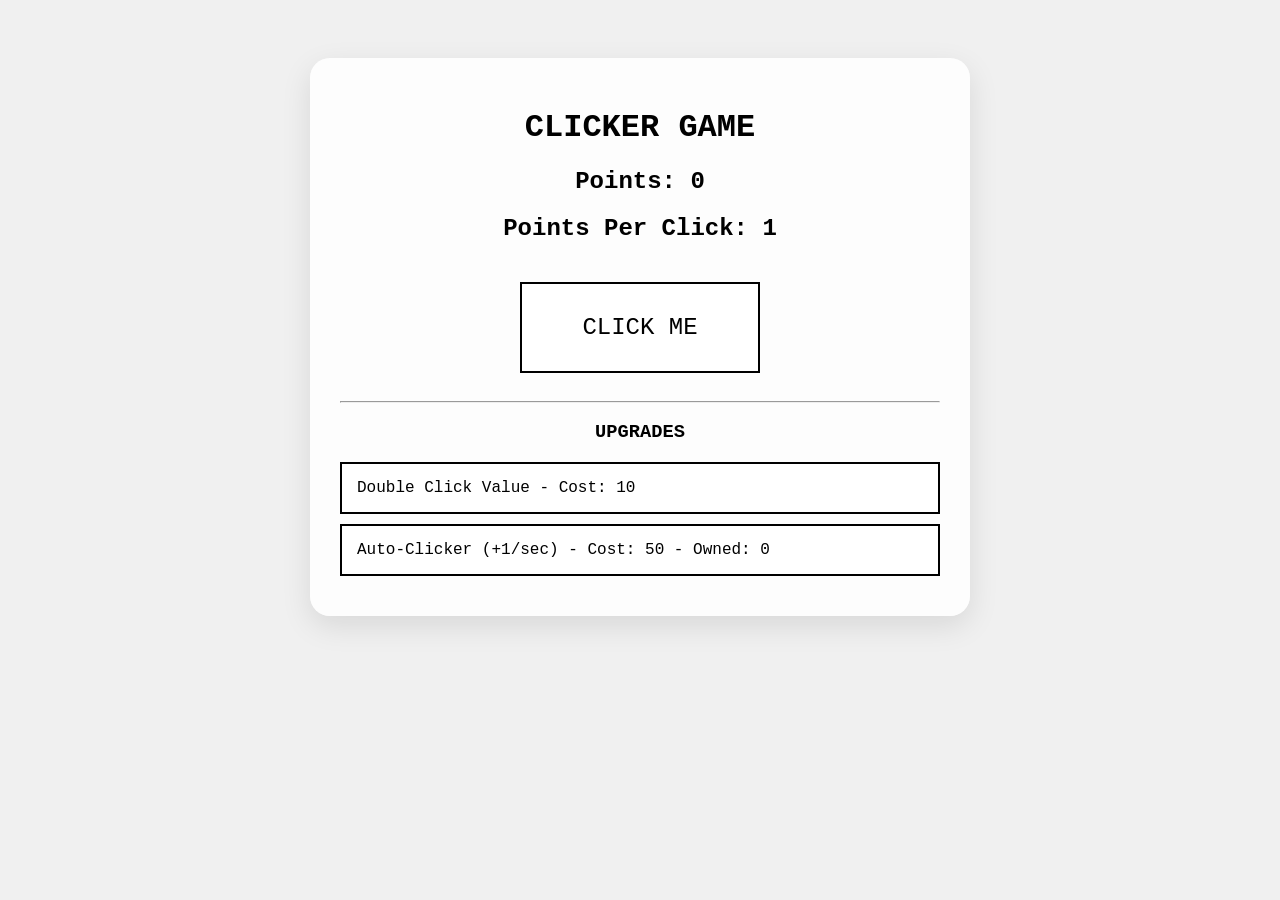
<file: games/ClickerGame.html>
<!DOCTYPE html>
<html lang="en">
<head>
    <meta charset="UTF-8">
    <meta name="viewport" content="width=device-width, initial-scale=1.0">
    <title>Simple Clicker Game</title>
    <style>
        body {
            font-family: 'Consolas', 'Courier New', monospace;
            background-color: #f0f0f0;
            display: flex;
            justify-content: center;
            color: black;
        }
        .game-container {
            background-color: rgba(255, 255, 255, 0.9);
            padding: 30px;
            border-radius: 20px;
            box-shadow: 0 10px 30px rgba(0,0,0,0.1);
            max-width: 600px;
            width: 100%;
            margin-top: 50px;
            text-align: center;
        }
        #click-button {
            font-family: inherit;
            font-size: 24px;
            padding: 30px 60px;
            margin: 20px 0;
            cursor: pointer;
            background-color: white;
            border: 2px solid black;
            transition: 0.3s;
        }
        #click-button:hover {
            background-color: black;
            color: white;
        }
        .upgrade {
            font-family: inherit;
            font-size: 16px;
            padding: 15px;
            margin: 10px 0;
            cursor: pointer;
            background-color: white;
            border: 2px solid black;
            display: block;
            width: 100%;
            text-align: left;
        }
        .upgrade:disabled {
            opacity: 0.5;
            cursor: not-allowed;
        }
    </style>
</head>
<body>

<div class="game-container">
    <h1>CLICKER GAME</h1>
    <h2>Points: <span id="points">0</span></h2>
    <h2>Points Per Click: <span id="click-value">1</span></h2>

    <button id="click-button">CLICK ME</button>

    <hr>
    <h3>UPGRADES</h3>
    <button class="upgrade" id="double-upgrade">
        Double Click Value - Cost: <span id="double-cost">10</span>
    </button>

    <button class="upgrade" id="auto-upgrade">
        Auto-Clicker (+<span id="auto-value">1</span>/sec) - Cost: <span id="auto-cost">50</span> - Owned: <span id="auto-owned">0</span>
    </button>
</div>

<script>
    let points = 0;
    let clickValue = 1;
    let doubleCost = 10;
    let autoClickerCost = 50;
    let autoClickerOwned = 0;

    const pointsDisplay = document.getElementById('points');
    const clickValueDisplay = document.getElementById('click-value');
    const doubleCostDisplay = document.getElementById('double-cost');
    const autoCostDisplay = document.getElementById('auto-cost');
    const autoOwnedDisplay = document.getElementById('auto-owned');

    document.getElementById('click-button').addEventListener('click', () => {
        points += clickValue;
        updateDisplay();
    });

    document.getElementById('double-upgrade').addEventListener('click', () => {
        if (points >= doubleCost) {
            points -= doubleCost;
            clickValue *= 2;
            doubleCost *= 3;
            updateDisplay();
        }
    });

    document.getElementById('auto-upgrade').addEventListener('click', () => {
        if (points >= autoClickerCost) {
            points -= autoClickerCost;
            autoClickerOwned++;
            autoClickerCost = Math.floor(autoClickerCost * 1.5);
            updateDisplay();
        }
    });

    setInterval(() => {
        if (autoClickerOwned > 0) {
            points += autoClickerOwned;
            updateDisplay();
        }
    }, 1000);

    function updateDisplay() {
        pointsDisplay.textContent = points;
        clickValueDisplay.textContent = clickValue;
        doubleCostDisplay.textContent = doubleCost;
        autoCostDisplay.textContent = autoClickerCost;
        autoOwnedDisplay.textContent = autoClickerOwned;

        document.getElementById('double-upgrade').disabled = (points < doubleCost);
        document.getElementById('auto-upgrade').disabled = (points < autoClickerCost);
    }
</script>

</body>
</html>
</file>
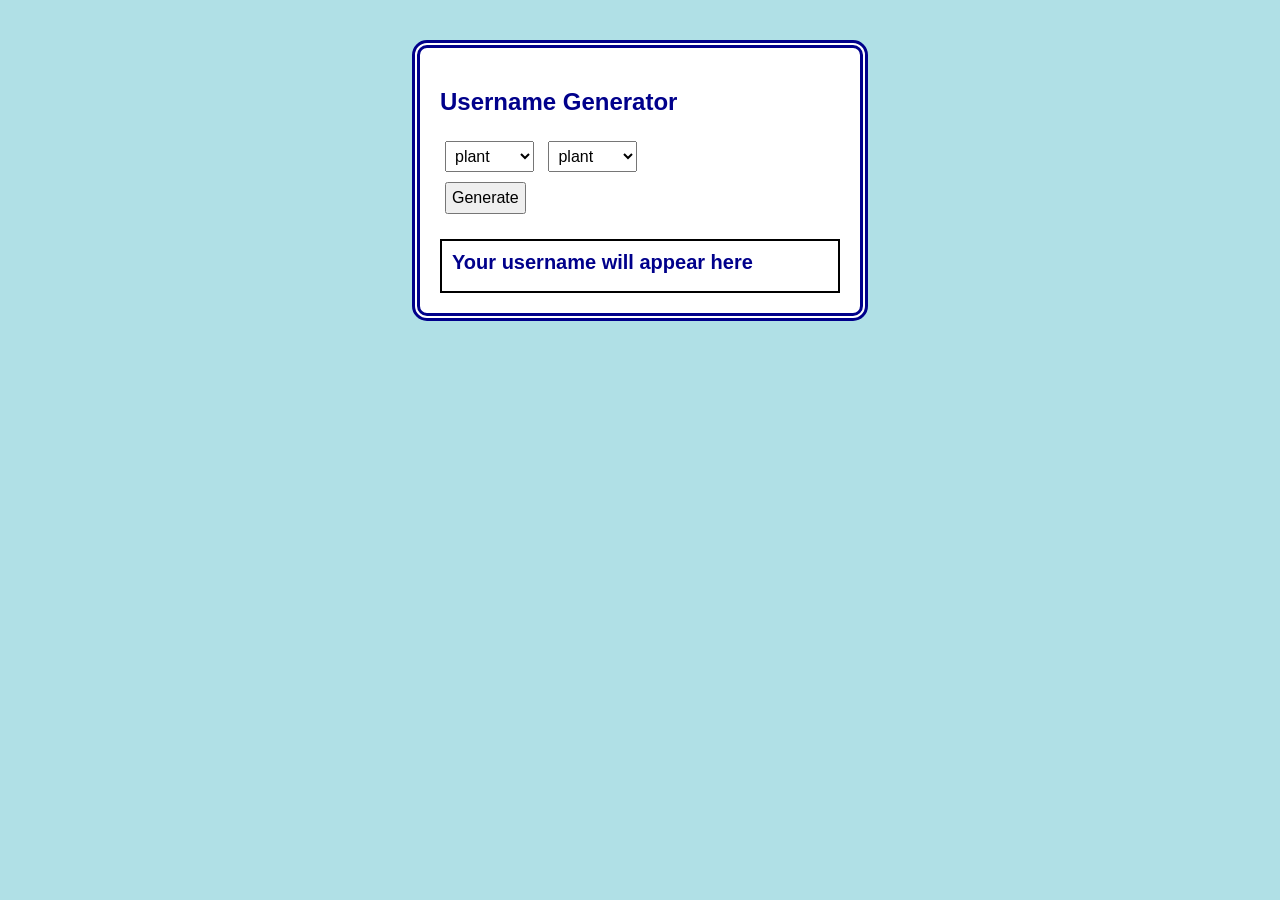
<file: games/UsernameGenerator.html>
<!DOCTYPE html>
<html>
<head>
<meta charset="UTF-8">
<title>Username Generator</title>

<style>
/* TASK 3 & 5: DESIGN AND INTERACTIVE STYLING */
body {
    /* Action: Changed font and added a default background color [cite: 226, 230] */
    font-family: "Verdana", sans-serif; 
    background-color: powderblue; 
    color: darkblue; /* Action: Added custom text color [cite: 232] */
    transition: 0.5s; /* TASK 5: Smooths the mood-lighting transition [cite: 300] */
}

/* OUTER CONTAINER */
#app {
    background-color: #ffffff;
    /* Action: Added a thicker, unique border [cite: 242] */
    border: 8px double darkblue; 
    padding: 20px;
    max-width: 400px;
    margin: 40px auto; /* Centers the box on the screen */
    border-radius: 15px;
}

select, button {
    font-size: 16px;
    margin: 5px;
    padding: 5px;
}

/* TASK 5: HOVER EFFECT [cite: 297-302] */
button:hover {
    transform: scale(1.1); /* Makes button 10% larger */
    background-color: yellow; /* Changes color on hover */
    transition: 0.3s; /* Smooth growth */
    cursor: pointer; /* Changes mouse to pointing hand */
}

#output {
    margin-top: 20px;
    padding: 10px;
    border: 2px solid black;
    min-height: 30px;
    font-size: 20px;
    font-weight: bold;
    background-color: white;
}
</style>
</head>

<body>

<div id="app">
    <h2>Username Generator</h2>

    <select id="choice1"></select>
    <select id="choice2"></select>

    <br>

    <button onclick="generateUsername()">Generate</button>

    <div id="output">Your username will appear here</div>
</div>

<script>
/*************************************************
* STUDENTS EDIT HERE
*************************************************/

/* TASK 2: ADDED 'ANIMALS' TO THE MENU [cite: 183] */
const categories = ["plant", "color", "weather", "speed", "animals"];

const words = {
    /* TASK 1: EXPANDED LISTS (Added at least one word to each) [cite: 160, 162] */
    plant: ["grass", "tree", "flower", "cactus", "fern"],
    color: ["red", "green", "blue", "purple", "golden"],
    weather: ["rain", "storm", "sun", "thunder", "blizzard"],
    speed: ["fast", "slow", "sluggish", "turbo", "zippy"],
    
    /* TASK 2: ADDED NEW CATEGORY 'KITCHEN' (5 unique words) [cite: 196, 205] */
    animals: ["lion", "tiger", "bear", "wolf", "panda"]
};

/*************************************************
* DO NOT EDIT BELOW
*************************************************/

const select1 = document.getElementById("choice1");
const select2 = document.getElementById("choice2");

for (let category of categories) {
    let option1 = document.createElement("option");
    option1.value = category;
    option1.textContent = category;
    select1.appendChild(option1);

    let option2 = document.createElement("option");
    option2.value = category;
    option2.textContent = category;
    select2.appendChild(option2);
}

function generateUsername() {
    const cat1 = select1.value;
    const cat2 = select2.value;

    const list1 = words[cat1];
    const list2 = words[cat2];

    const word1 = list1[Math.floor(Math.random() * list1.length)];
    const word2 = list2[Math.floor(Math.random() * list2.length)];

    /* TASK 4: CREATE RANDOM NUMBER (0-99) [cite: 265] */
    const randomNumber = Math.floor(Math.random() * 100);

    /* TASK 4: ATTACH NUMBER TO USERNAME (CONCATENATION) [cite: 272] */
    const username =
        word1.charAt(0).toUpperCase() + word1.slice(1) +
        word2.charAt(0).toUpperCase() + word2.slice(1) + 
        randomNumber;

    document.getElementById("output").textContent = username;

    /* TASK 5: JS MOOD CHANGE (HSL RANDOM COLOR) [cite: 307] */
    document.body.style.backgroundColor = "hsl(" + Math.random() * 360 + ", 70%, 80%)";
}
</script>

</body>
</html>
</file>
<file: career_test/styles.css>
/* ─────────────────────────────────────────────
   Career Compass — styles.css
   Edit this file to change the visual design.
   All color tokens are CSS custom properties
   so you can retheme by editing :root only.
───────────────────────────────────────────── */

*{box-sizing:border-box;margin:0;padding:0}

:root{
  --color-bg:#ffffff;
  --color-bg-secondary:#f5f4f0;
  --color-text-primary:#1a1a1a;
  --color-text-secondary:#6b6b6b;
  --color-text-tertiary:#9a9a9a;
  --color-border-light:rgba(0,0,0,0.1);
  --color-border-med:rgba(0,0,0,0.18);
  --color-accent:#534AB7;
  --color-accent-dark:#3C3489;
  --color-accent-bg:#EEEDFE;
  --color-accent-text:#26215C;
  --radius-md:8px;
  --radius-lg:12px;
}

/* ── Layout ───────────────────────────────── */

body{
  font-family:'Georgia',serif;
  background:#f9f8f4;
  color:var(--color-text-primary);
  min-height:100vh;
  padding:2rem 1rem 4rem;
}

#app{max-width:700px;margin:0 auto}

/* ── Header ───────────────────────────────── */

.header{
  margin-bottom:2rem;
  padding-bottom:1.5rem;
  border-bottom:0.5px solid var(--color-border-light);
}

h1{
  font-size:28px;
  font-weight:400;
  font-style:italic;
  color:var(--color-text-primary);
  margin-bottom:6px;
  letter-spacing:-0.02em;
}

.sub{
  font-size:14px;
  color:var(--color-text-secondary);
  font-family:'Georgia',serif;
  font-style:normal;
}

/* ── Progress bar ─────────────────────────── */

.progress-bar{
  height:3px;
  background:var(--color-border-light);
  border-radius:4px;
  margin-bottom:1.8rem;
  overflow:hidden;
}

.progress-fill{
  height:100%;
  background:var(--color-accent);
  border-radius:4px;
  transition:width 0.4s ease;
}

/* ── Question section badges ──────────────── */

.section-badge{
  display:inline-block;
  font-size:10px;
  font-weight:700;
  letter-spacing:0.1em;
  text-transform:uppercase;
  padding:3px 10px;
  border-radius:20px;
  margin-bottom:10px;
  font-family:'Georgia',serif;
  font-style:normal;
}

.badge-mbti     {background:#EEEDFE;color:#3C3489}
.badge-lifestyle{background:#E1F5EE;color:#085041}
.badge-content  {background:#FAEEDA;color:#633806}

/* ── Question text ────────────────────────── */

.q-num{
  font-size:11px;
  color:var(--color-text-tertiary);
  margin-bottom:5px;
  font-family:'Georgia',serif;
  letter-spacing:0.08em;
  font-style:normal;
}

.q-text{
  font-size:18px;
  font-weight:400;
  color:var(--color-text-primary);
  margin-bottom:1.4rem;
  line-height:1.55;
  font-style:italic;
}

/* ── Answer options ───────────────────────── */

.options{
  display:flex;
  flex-direction:column;
  gap:8px;
  margin-bottom:1.8rem;
}

.opt{
  padding:13px 18px;
  border:0.5px solid var(--color-border-light);
  border-radius:var(--radius-md);
  cursor:pointer;
  font-size:14px;
  color:var(--color-text-primary);
  background:#fff;
  transition:border-color 0.15s,background 0.15s;
  text-align:left;
  line-height:1.5;
  font-family:'Georgia',serif;
}

.opt:hover   {border-color:var(--color-border-med);background:#fafaf7}
.opt.selected{border-color:var(--color-accent);background:var(--color-accent-bg);color:var(--color-accent-text)}

/* ── Navigation buttons ───────────────────── */

.nav{display:flex;gap:10px;align-items:center}

.btn{
  padding:10px 22px;
  border-radius:var(--radius-md);
  border:0.5px solid var(--color-border-med);
  background:#fff;
  color:var(--color-text-primary);
  font-size:14px;
  cursor:pointer;
  font-family:'Georgia',serif;
  font-style:italic;
}

.btn:hover         {background:var(--color-bg-secondary)}
.btn.primary       {background:var(--color-accent);border-color:var(--color-accent);color:#fff;font-style:normal;font-weight:700;letter-spacing:0.02em}
.btn.primary:hover {background:var(--color-accent-dark)}
.btn:disabled      {opacity:0.35;cursor:not-allowed}

.q-counter-text{
  font-size:13px;
  color:var(--color-text-tertiary);
  margin-left:auto;
  font-family:'Georgia',serif;
  font-style:italic;
}

/* ── Results page ─────────────────────────── */

#results{display:none}

.result-card{
  background:#fff;
  border:0.5px solid var(--color-border-light);
  border-radius:var(--radius-lg);
  padding:1.4rem 1.5rem;
  margin-bottom:12px;
}

.job-rank{
  font-size:11px;
  font-weight:700;
  color:var(--color-text-tertiary);
  letter-spacing:0.1em;
  text-transform:uppercase;
  margin-bottom:4px;
  font-family:'Georgia',serif;
}

.job-title{
  font-size:20px;
  font-weight:400;
  font-style:italic;
  color:var(--color-text-primary);
  margin-bottom:6px;
}

.job-field{
  font-size:11px;
  font-weight:700;
  letter-spacing:0.06em;
  text-transform:uppercase;
  padding:3px 9px;
  border-radius:10px;
  display:inline-block;
  margin-bottom:10px;
}

/* Field badge colours — add a new .field-xxx here when adding a new field */
.field-eng  {background:#E6F1FB;color:#0C447C}
.field-trade{background:#FAEEDA;color:#633806}
.field-cs   {background:#EAF3DE;color:#27500A}
.field-elec {background:#EEEDFE;color:#3C3489}

.job-desc{
  font-size:13px;
  color:var(--color-text-secondary);
  line-height:1.6;
  font-family:'Georgia',serif;
  font-style:italic;
  margin-bottom:8px;
  border-left:2px solid var(--color-border-light);
  padding-left:10px;
}

.job-why{
  font-size:13px;
  color:var(--color-text-secondary);
  line-height:1.7;
  font-family:'Georgia',serif;
}

/* ── MBTI result box ──────────────────────── */

.mbti-box{
  background:#fff;
  border:0.5px solid var(--color-border-light);
  border-radius:var(--radius-lg);
  padding:1.2rem 1.5rem;
  margin-bottom:1rem;
  display:flex;
  align-items:center;
  gap:1.5rem;
}

.mbti-type {font-size:42px;font-weight:400;font-style:italic;color:var(--color-accent);letter-spacing:0.06em}
.mbti-label{font-size:11px;font-weight:700;text-transform:uppercase;letter-spacing:0.1em;color:var(--color-text-tertiary);margin-bottom:2px}
.mbti-name {font-size:16px;font-style:italic;color:var(--color-text-secondary)}

/* ── Divider ──────────────────────────────── */

.divider{height:0.5px;background:var(--color-border-light);margin:1.5rem 0}

/* ── Profile bar chart ────────────────────── */

.score-row {margin-bottom:1.2rem}

.bar-chart{
  display:flex;
  flex-direction:column;
  gap:10px;
  margin-bottom:1rem;
}

.bar-row{
  display:grid;
  grid-template-columns:110px 1fr 48px;
  align-items:center;
  gap:10px;
}

.bar-label{
  font-size:12px;
  color:var(--color-text-secondary);
  font-family:'Georgia',serif;
  font-style:italic;
  text-align:right;
}

.bar-track{
  height:14px;
  background:var(--color-bg-secondary);
  border-radius:7px;
  overflow:hidden;
  position:relative;
}

.bar-fill{
  height:100%;
  border-radius:7px;
  transition:width 0.6s ease;
}

.bar-pct{
  font-size:12px;
  color:var(--color-text-tertiary);
  font-family:'Georgia',serif;
  font-style:italic;
  min-width:36px;
}

/* ── Misc ─────────────────────────────────── */

.section-intro{
  font-size:12px;
  color:var(--color-text-tertiary);
  font-style:italic;
  margin-bottom:1rem;
  padding:8px 12px;
  border-left:2px solid var(--color-border-light);
  line-height:1.5;
}
</file>
